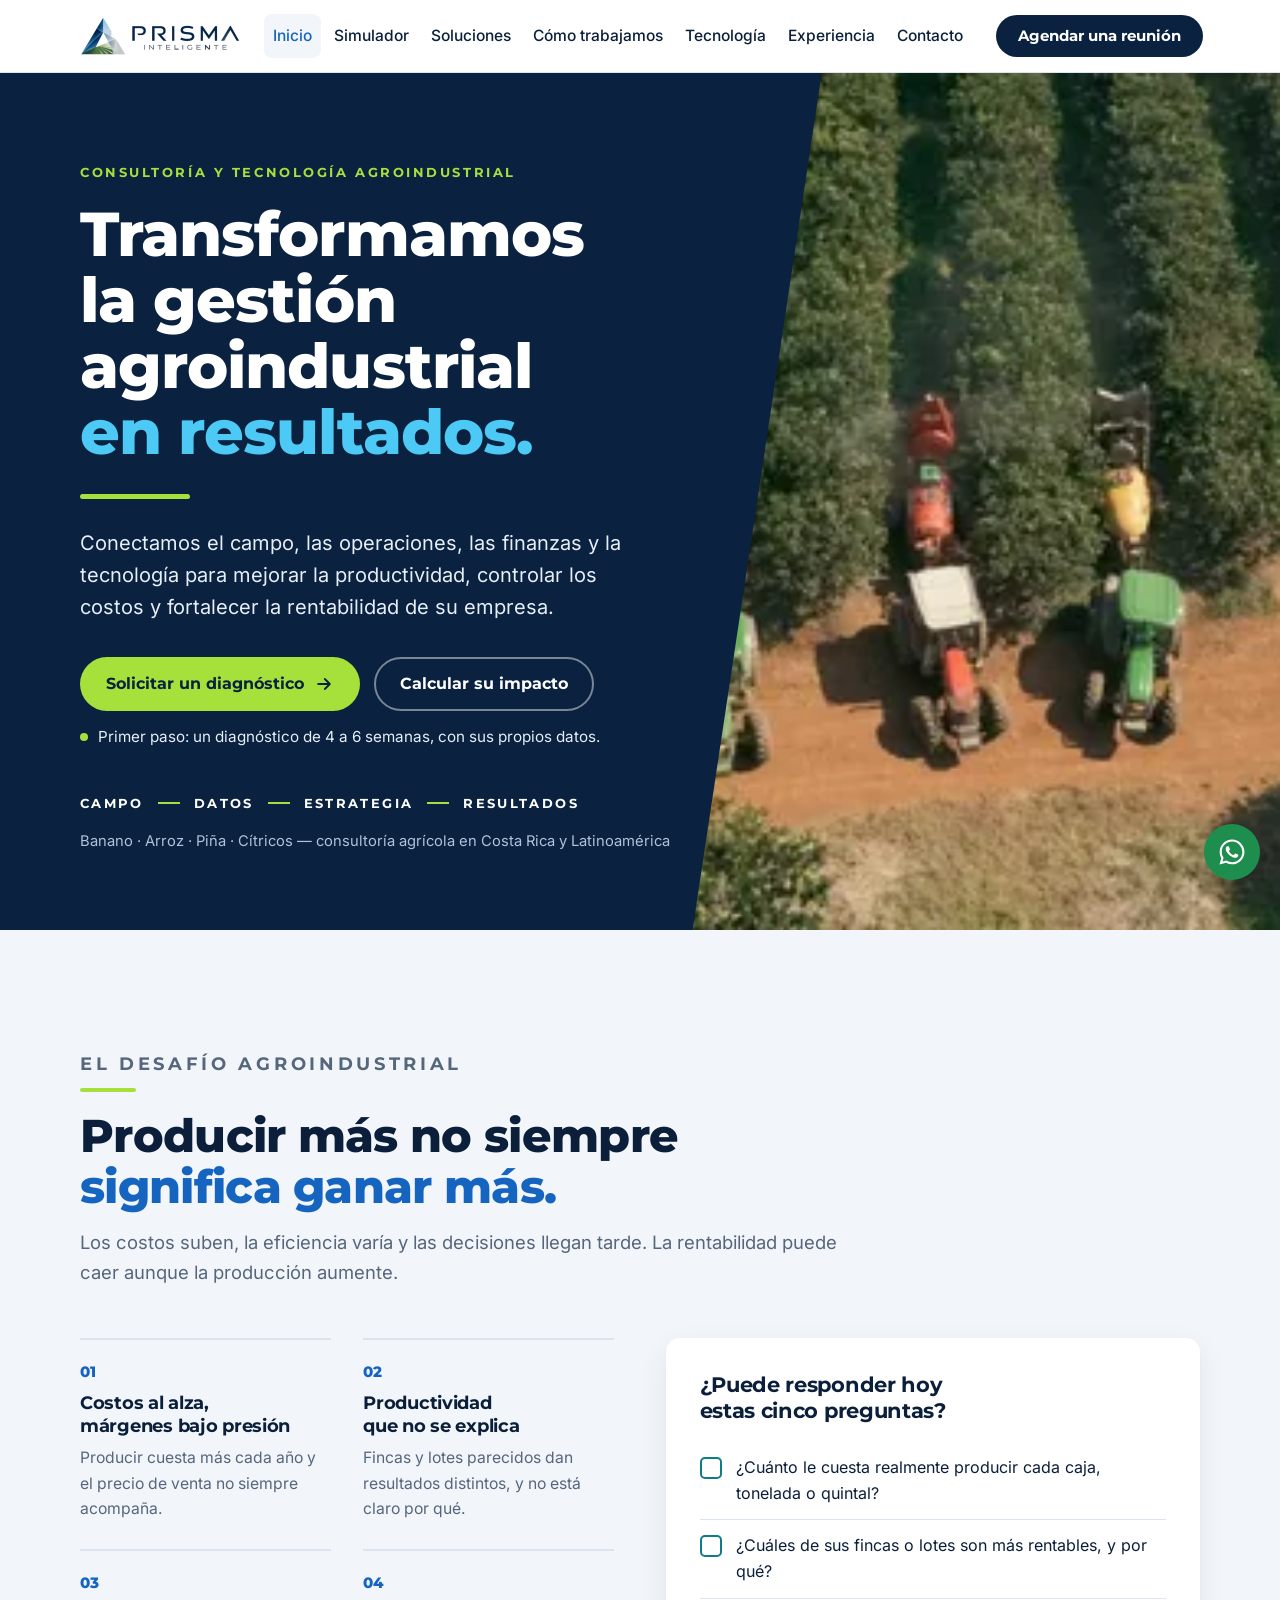
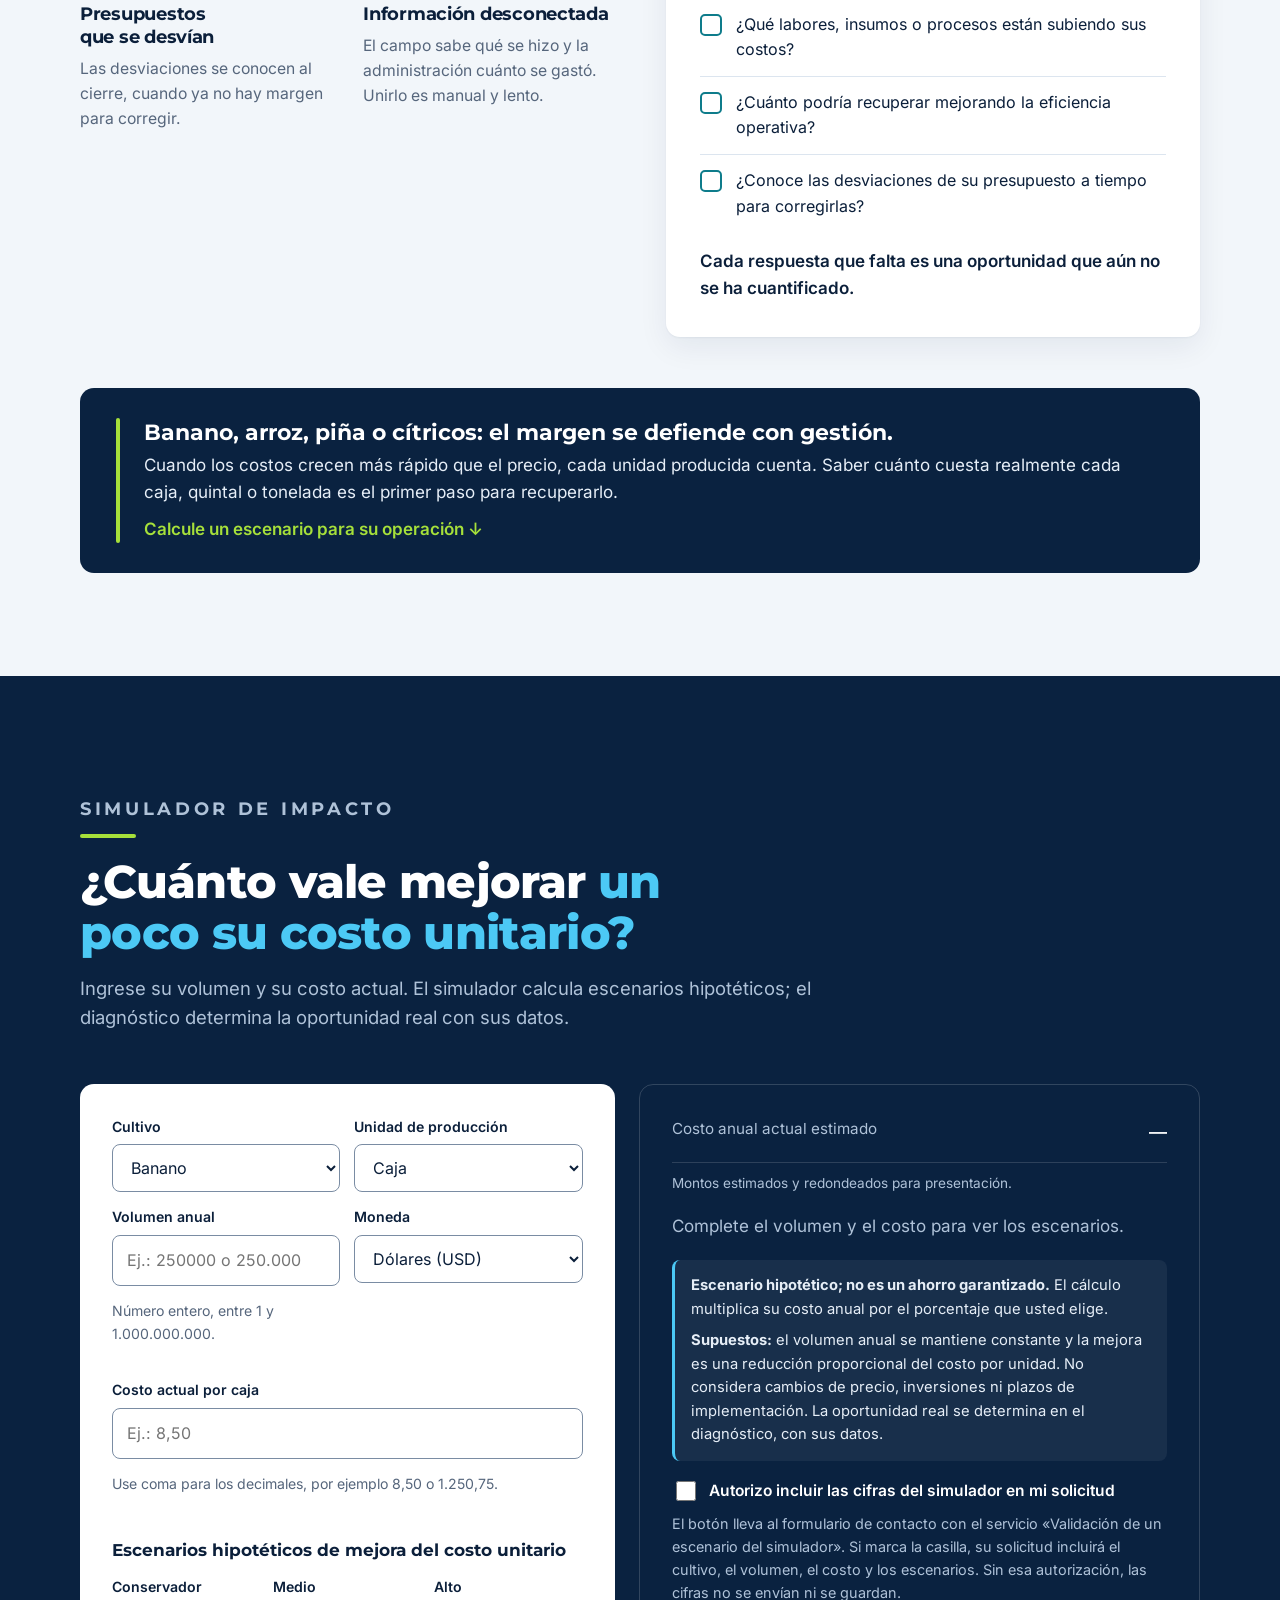
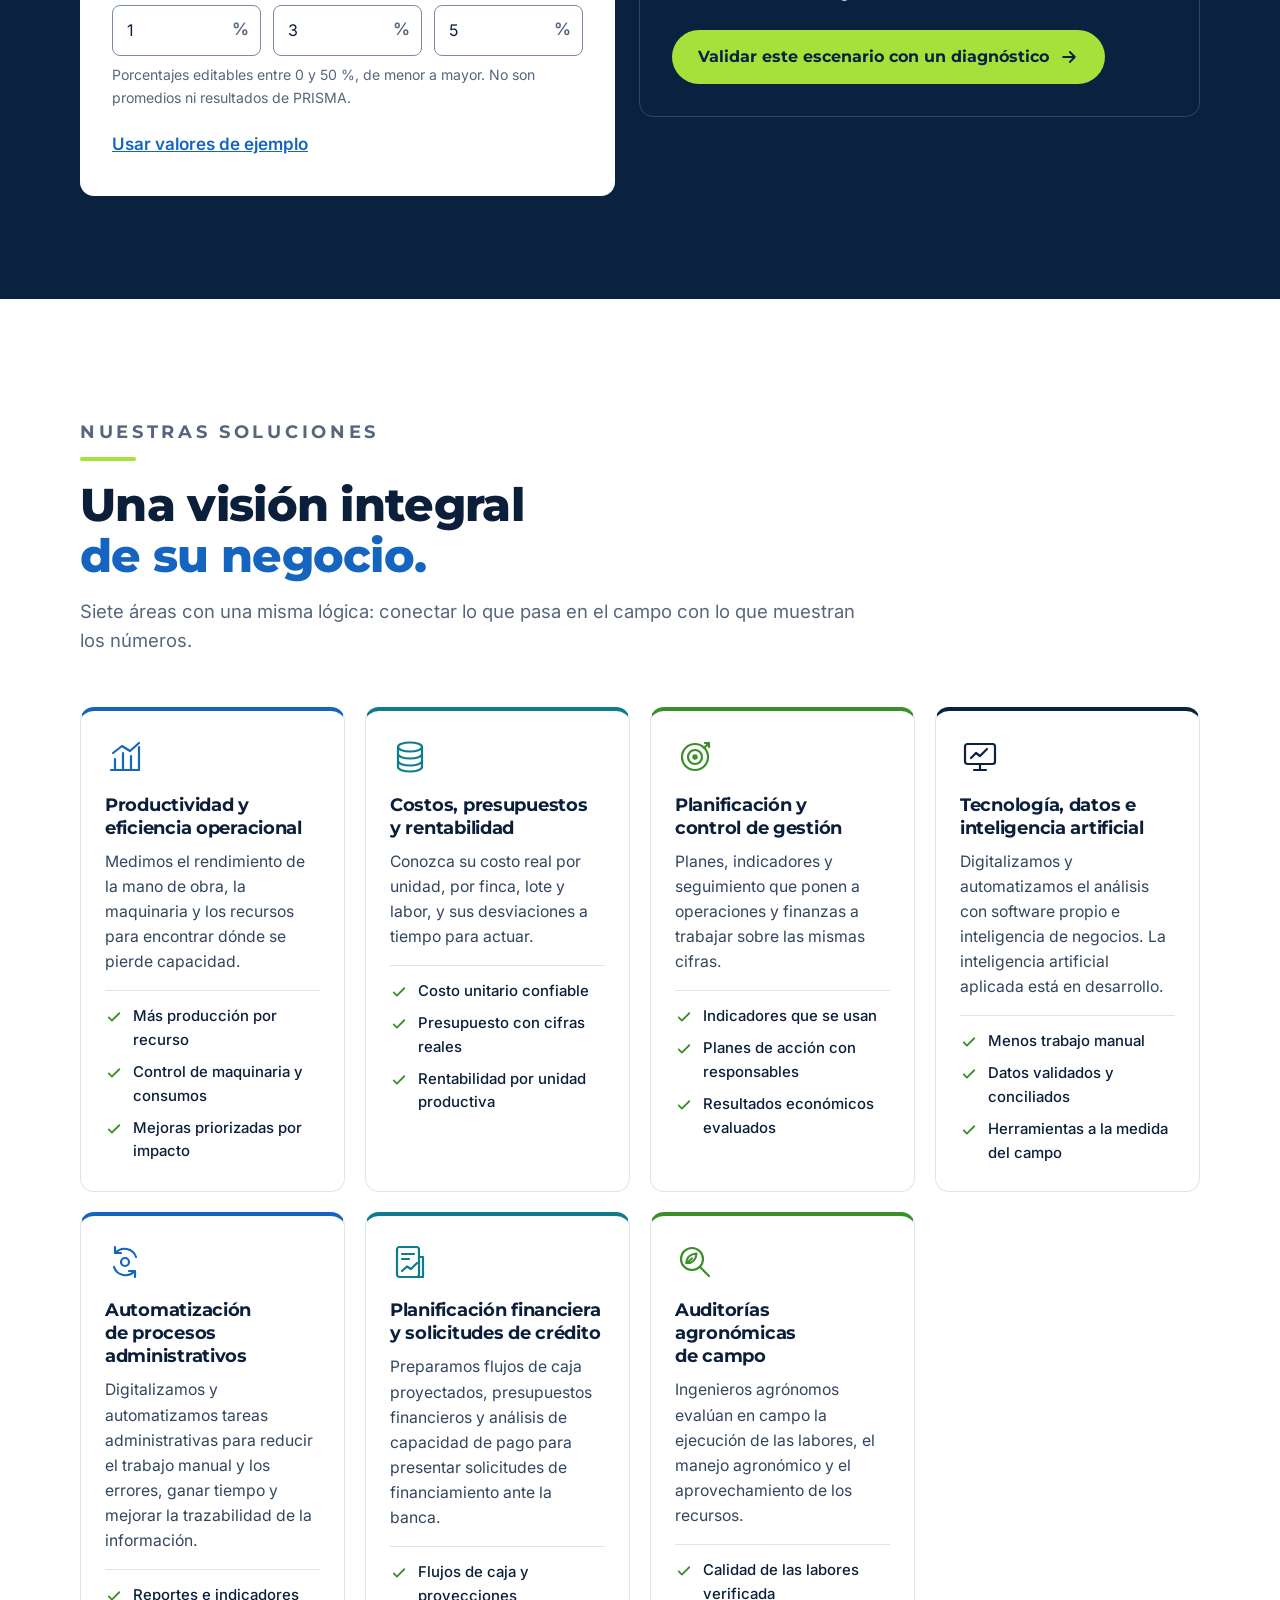
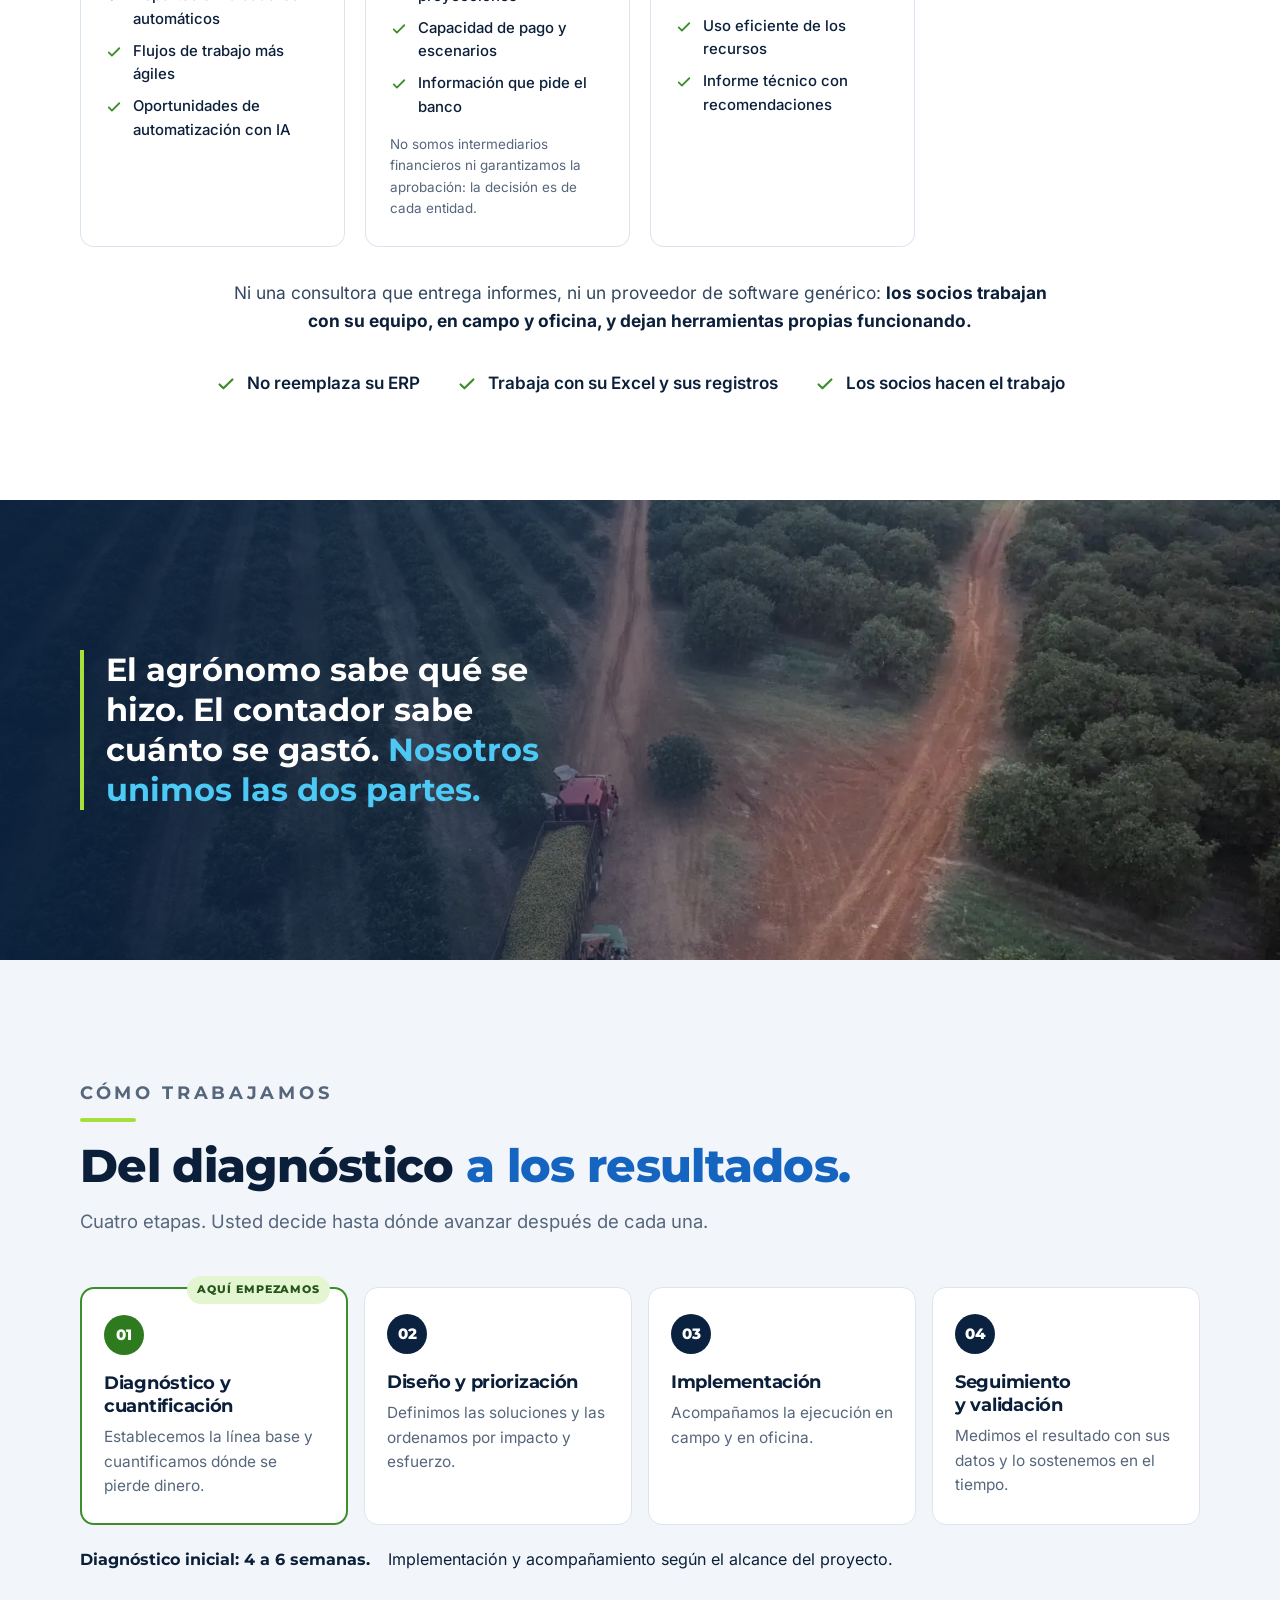
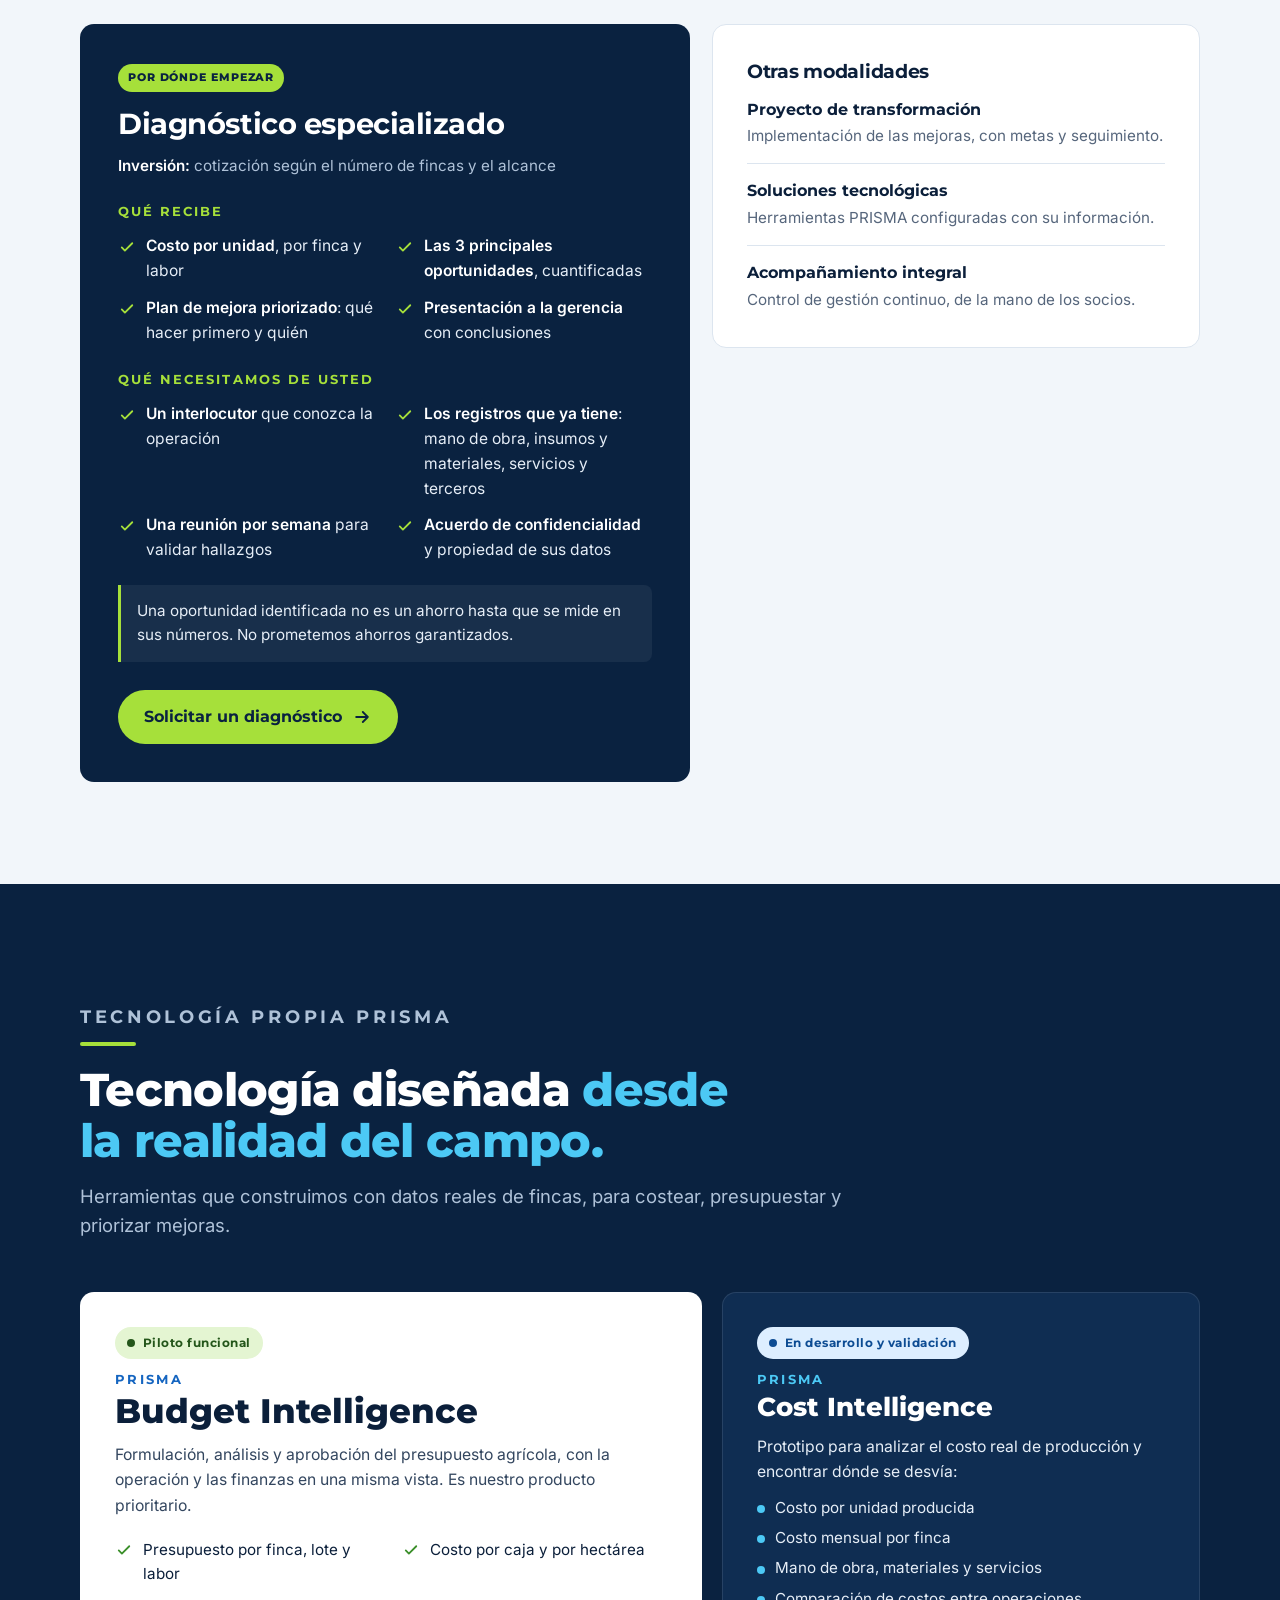
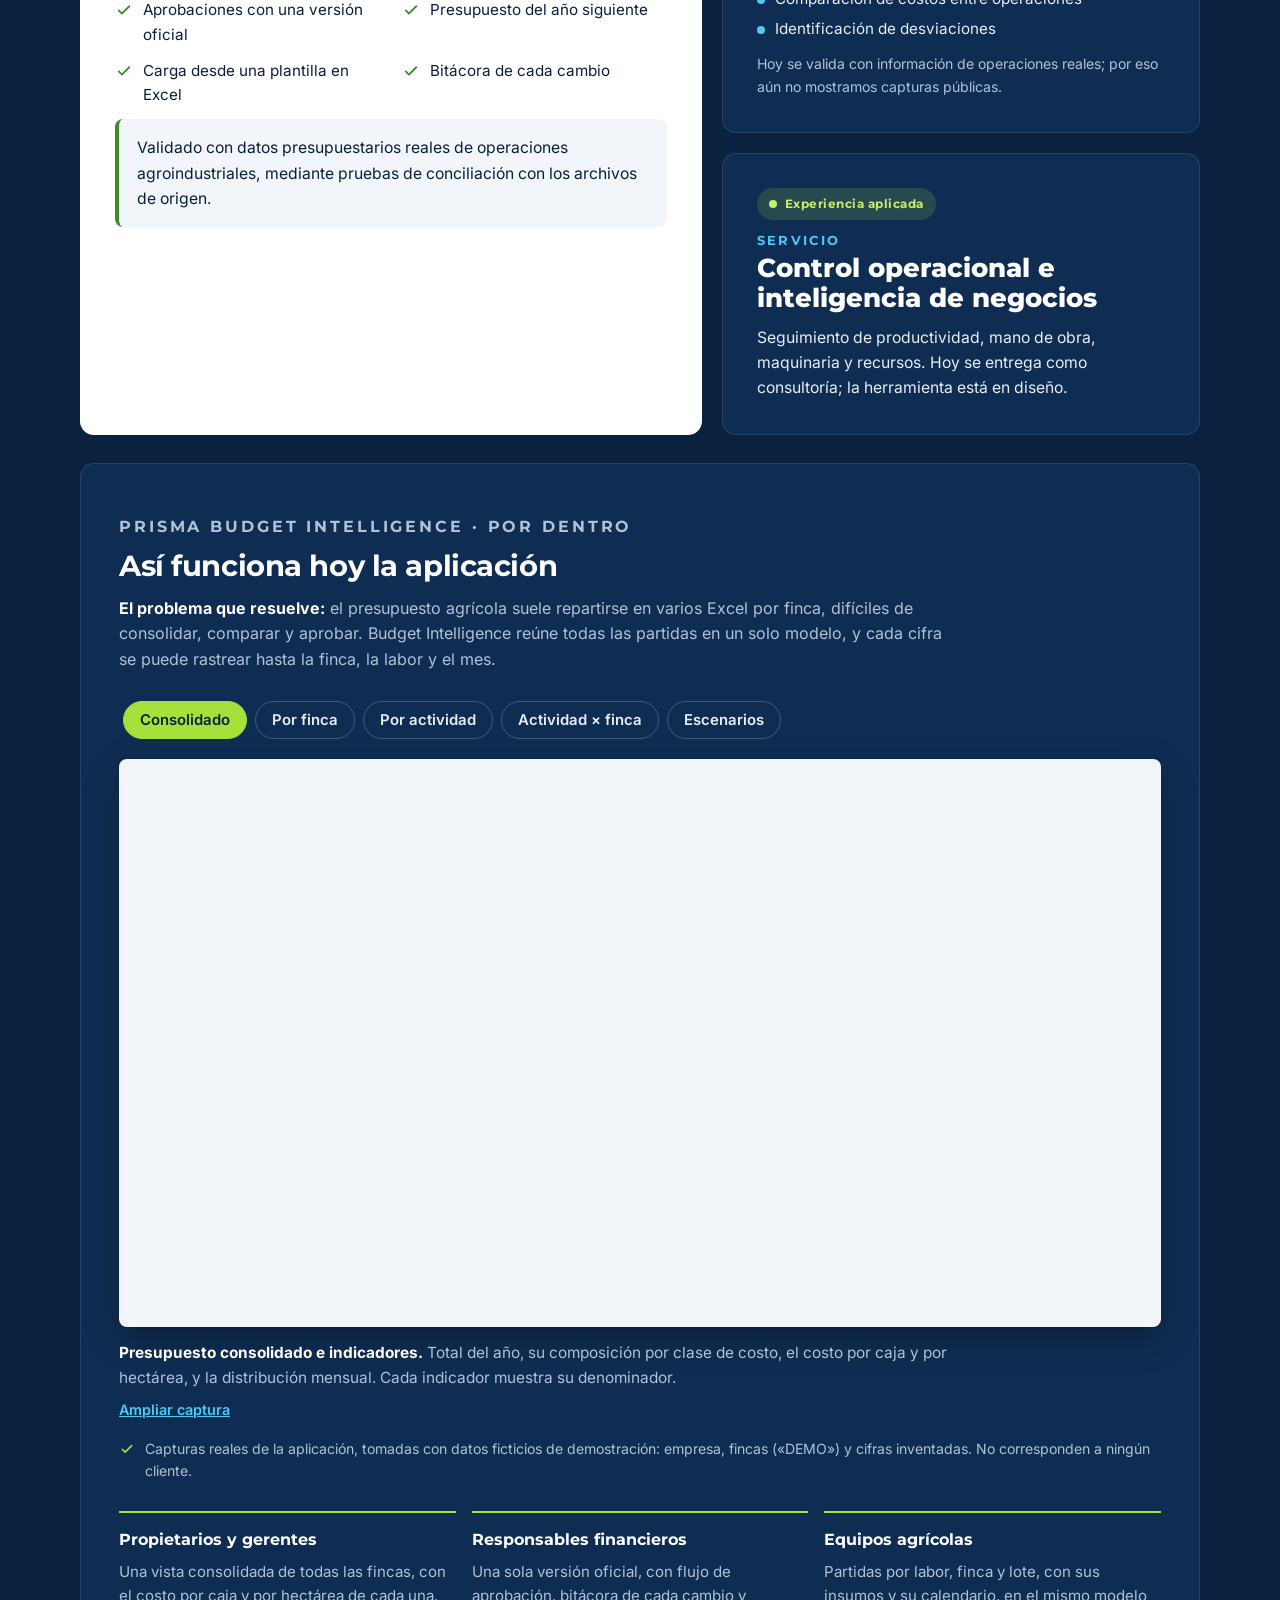
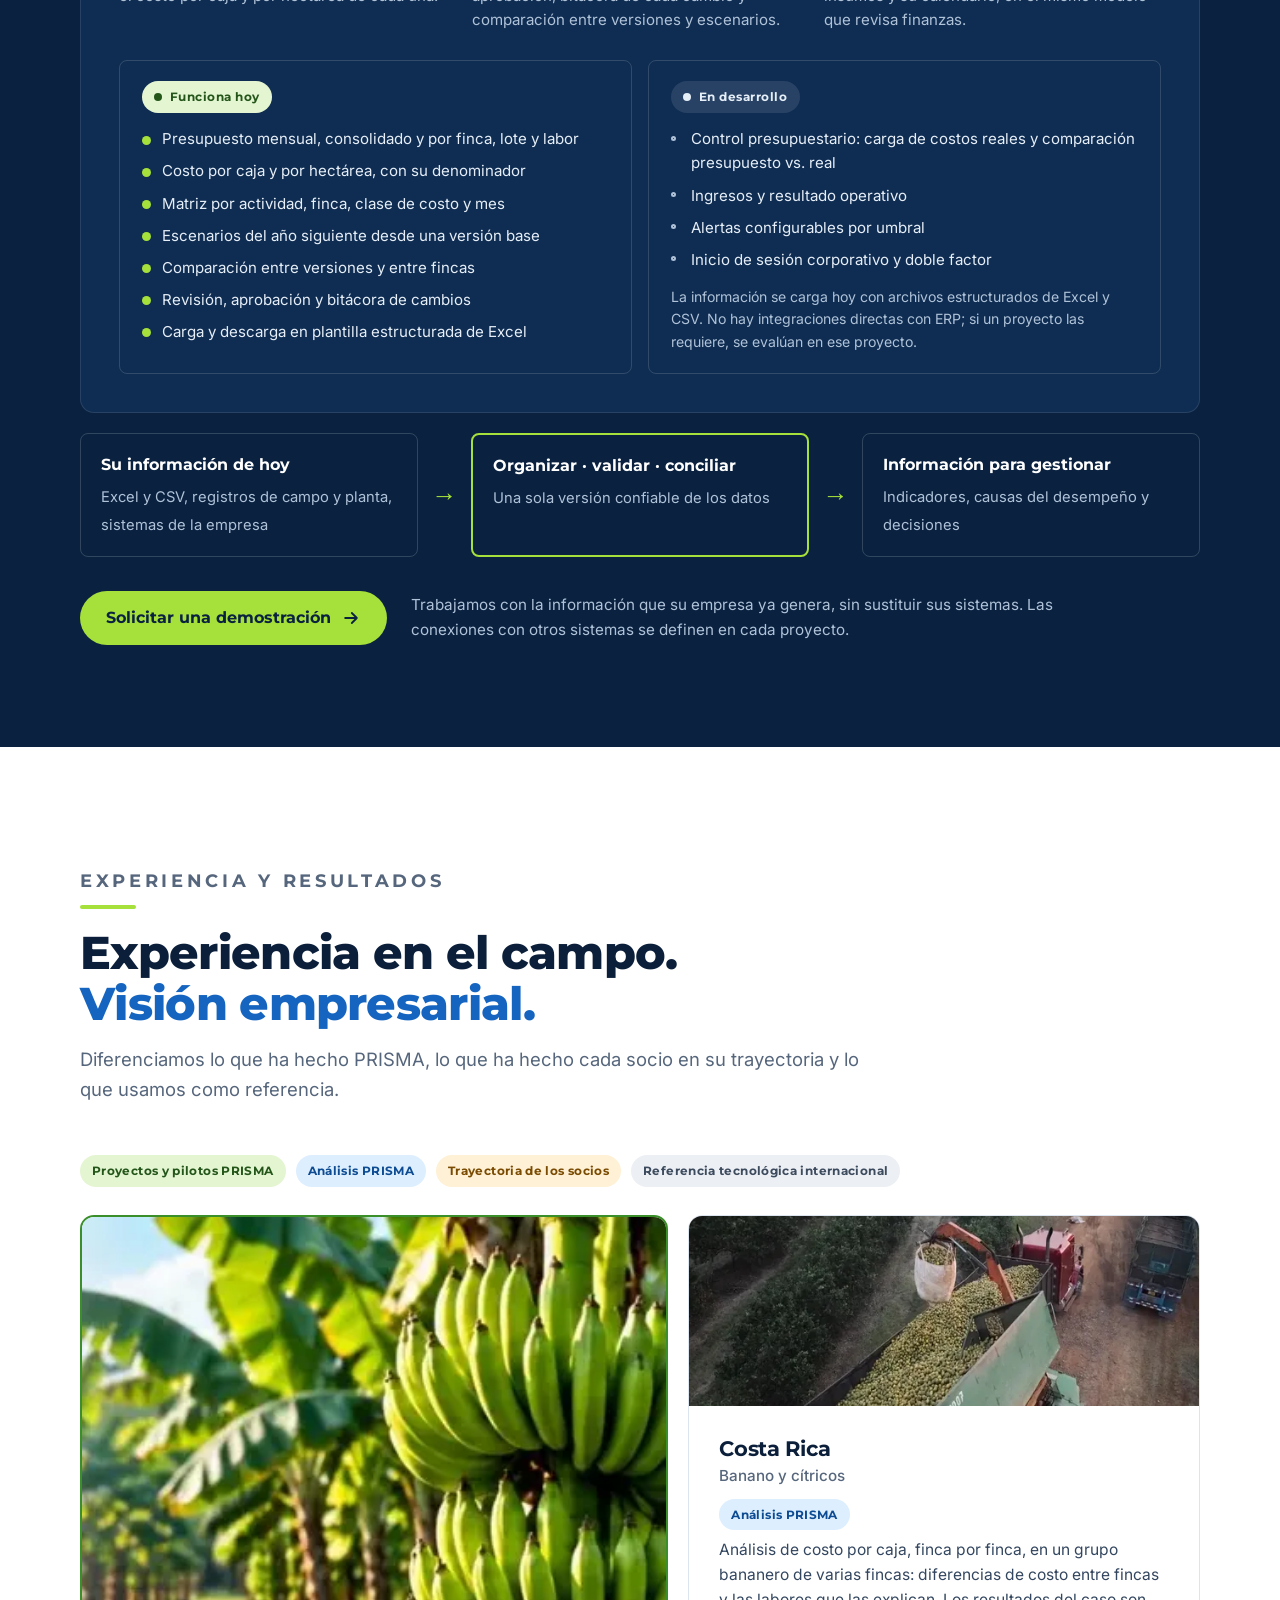
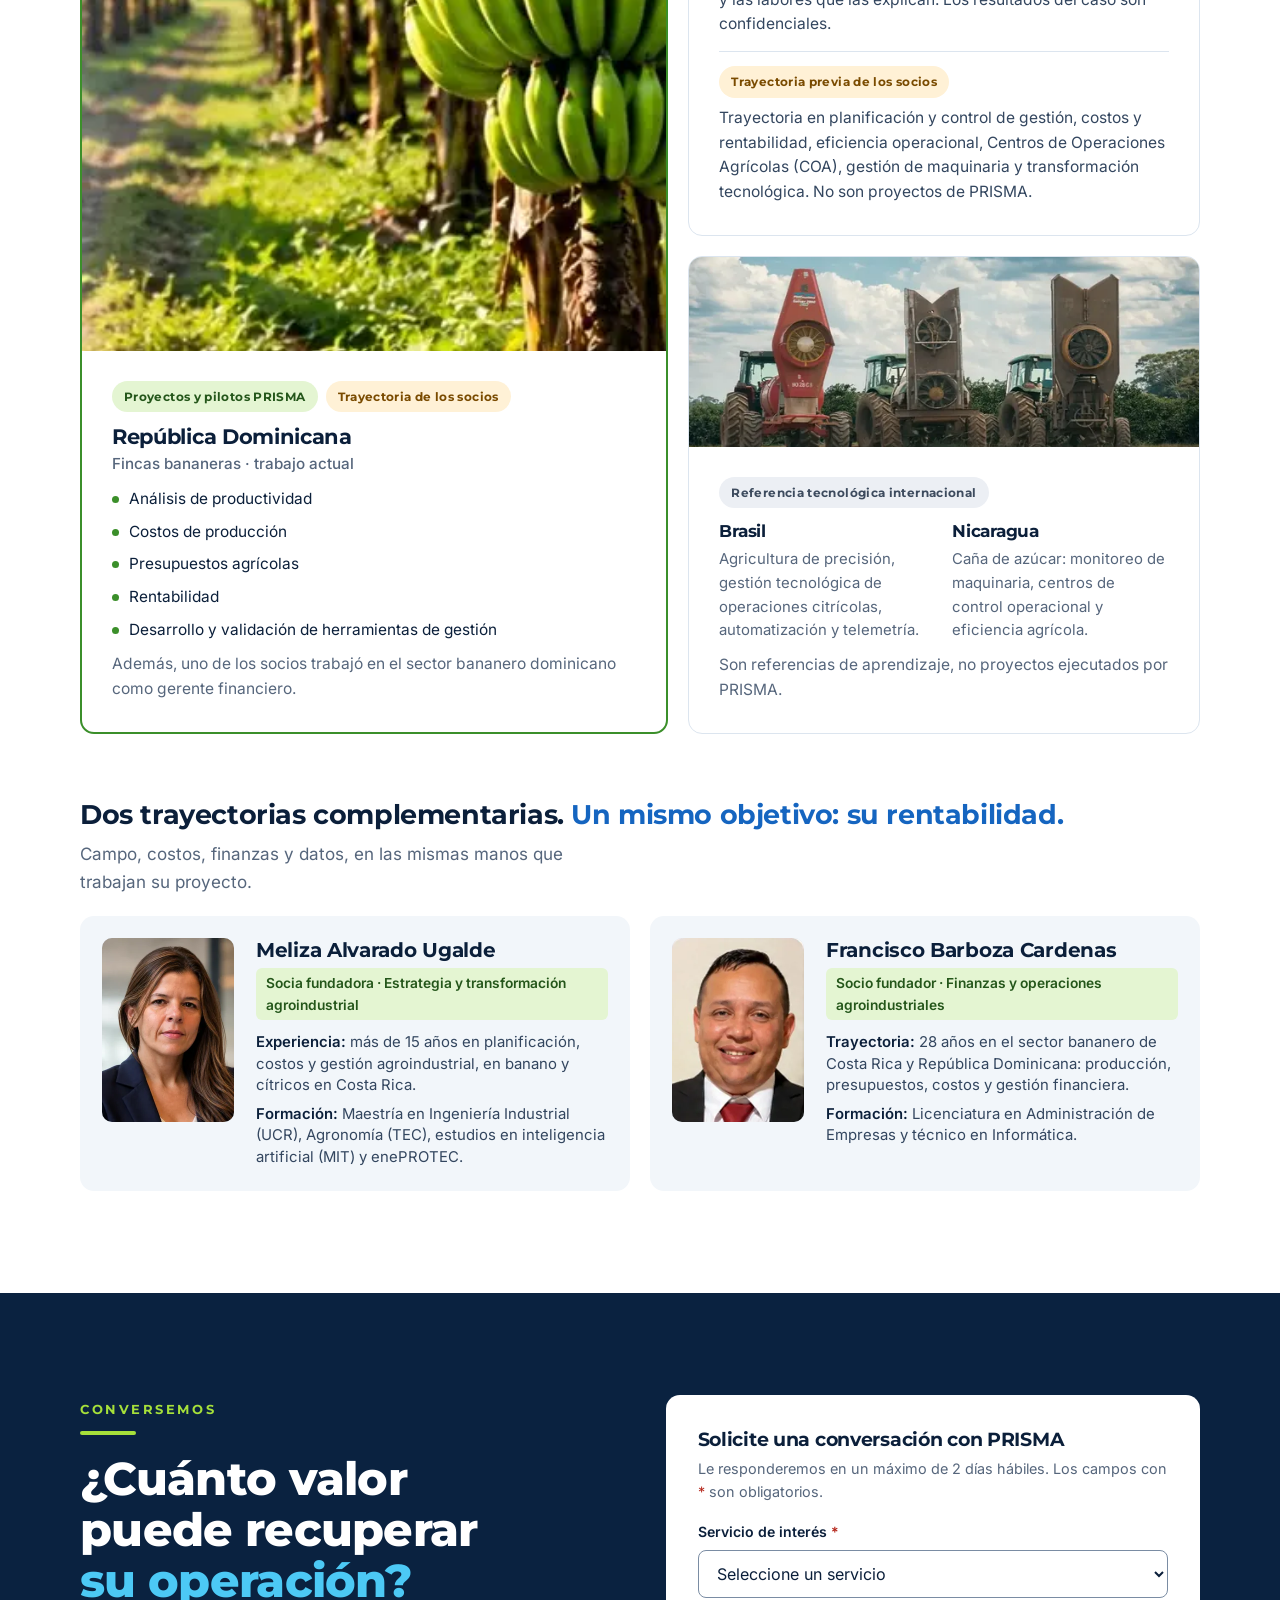
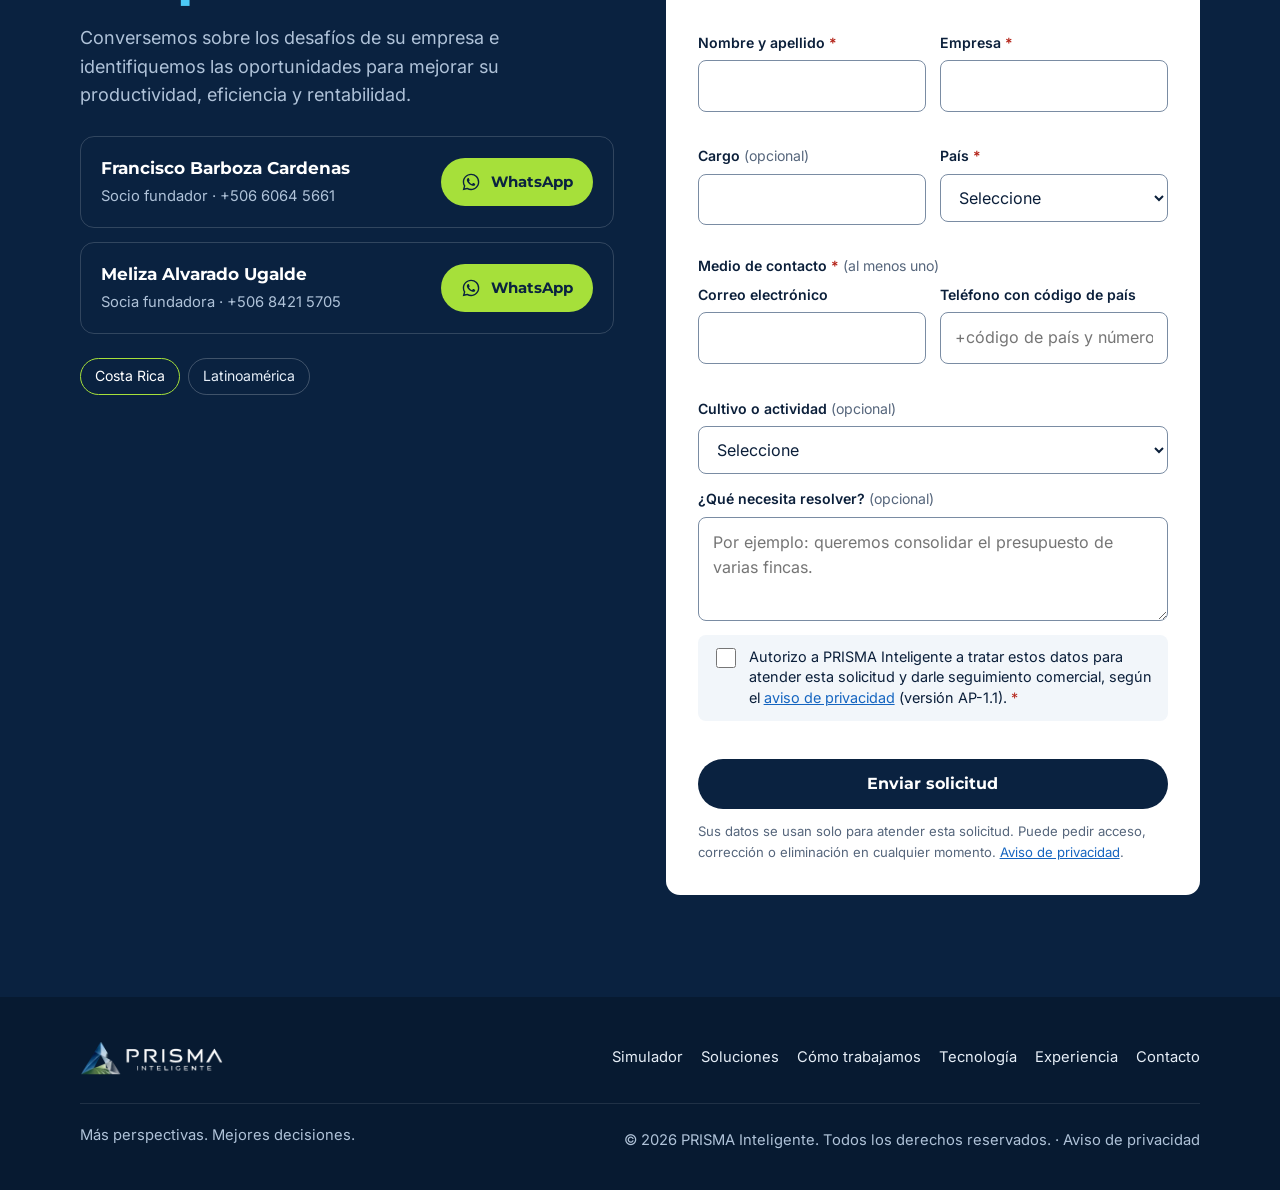
<file: index.html>
<!DOCTYPE html>
<html lang="es">
<head>
<meta charset="utf-8">
<meta name="viewport" content="width=device-width, initial-scale=1">
<title>PRISMA Inteligente | Consultoría agroindustrial en Costa Rica y Latinoamérica</title>
<meta name="description" content="Consultoría y tecnología agroindustrial para banano, arroz, piña y cítricos. Conectamos el campo, las operaciones y las finanzas para mejorar la productividad, controlar los costos y fortalecer la rentabilidad. Costa Rica y Latinoamérica.">
<meta name="theme-color" content="#0A2240">
<!-- Verificación de Google Search Console: NO ELIMINAR en futuras versiones -->
<meta name="google-site-verification" content="ICjwOiA93C5Jf4vbjh8DH8RtRimONuI6LFmUeSIjv4c" />
<meta name="keywords" content="consultoría agroindustrial, consultoría agrícola Costa Rica, consultoría agrícola Latinoamérica, costos agrícolas, productividad agrícola, presupuestos agrícolas, control de gestión agroindustrial, software de gestión agroindustrial, inteligencia de negocios para agricultura, rentabilidad agrícola, transformación digital agroindustrial">
<link rel="canonical" href="https://prismainteligente.com/">
<meta property="og:type" content="website">
<meta property="og:locale" content="es_LA">
<meta property="og:site_name" content="PRISMA Inteligente">
<meta property="og:title" content="PRISMA Inteligente | Gestión, costos y datos para agronegocios rentables">
<meta property="og:description" content="Consultoría y tecnología para mejorar la productividad, los costos y la rentabilidad de las empresas agroindustriales.">
<meta property="og:url" content="https://prismainteligente.com/">
<meta property="og:image" content="https://prismainteligente.com/og-image.jpg">
<meta property="og:image:width" content="1200">
<meta property="og:image:height" content="630">
<meta property="og:image:alt" content="PRISMA Inteligente: consultoría y tecnología agroindustrial">
<meta name="twitter:card" content="summary_large_image">
<link rel="icon" type="image/png" sizes="64x64" href="assets/fav64.2407988ef3.png">
<link rel="icon" type="image/png" sizes="32x32" href="assets/fav32.44e66fa17b.png">
<link rel="apple-touch-icon" href="assets/apple180.59b254520b.png">
<link rel="preload" as="image" imagesrcset="assets/portada-ancha-480.0790c49b9a.webp 480w, assets/portada-ancha-780.a079c60a94.webp 780w, assets/portada-ancha.4e7bde5c02.webp 1000w" imagesizes="100vw" media="(max-width:860px)" fetchpriority="high">
<link rel="preload" as="image" href="assets/portada.a93b07b147.webp" media="(min-width:861px)" fetchpriority="high">
<script type="application/ld+json">
{
  "@context": "https://schema.org",
  "@type": "ProfessionalService",
  "name": "PRISMA Inteligente",
  "description": "Consultoría y tecnología agroindustrial: productividad, costos, presupuestos, control de gestión y rentabilidad.",
  "url": "https://prismainteligente.com/",
  "areaServed": ["Costa Rica", "Latinoamérica"],
  "knowsAbout": ["Consultoría agroindustrial", "Costos agrícolas", "Presupuestos agrícolas", "Productividad agrícola", "Control de gestión agroindustrial", "Inteligencia de negocios para agricultura", "Automatización de procesos administrativos", "Planificación financiera y solicitudes de crédito", "Auditorías agronómicas de campo"],
  "founder": [
    {"@type": "Person", "name": "Meliza Alvarado Ugalde"},
    {"@type": "Person", "name": "Francisco Barboza Cardenas"}
  ]
}
</script>
<style>
@font-face{font-family:"Montserrat";font-style:normal;font-weight:400 800;font-display:swap;src:url(assets/montserrat.06b16db7a9.woff2) format("woff2")}
@font-face{font-family:"Inter";font-style:normal;font-weight:400 700;font-display:swap;src:url(assets/inter.3100e775e8.woff2) format("woff2")}
:root{
  --navy:#0A2240; --navy-2:#0F2D52; --navy-3:#133A66;
  --blue:#1565C0; --cyan:#4CC9F5; --teal:#0E7C8B;
  --green:#3B8F2A; --lime:#A6E03A; --lime-2:#C2F06A;
  --ink:#0B1F3A; --text:#33465F; --muted:#56667C;
  --bg:#FFFFFF; --tint:#F2F6FA; --line:#DCE5EF;
  --on-dark:#E6EEF7; --on-dark-muted:#AFC2D8;
  --f-head:"Montserrat","Segoe UI",Arial,sans-serif;
  --f-body:"Inter","Segoe UI",Roboto,Helvetica,Arial,sans-serif;
  --wrap:1200px; --gutter:clamp(18px,4vw,40px); --sec:clamp(64px,8vw,104px);
  --r:14px; --r-sm:8px; --header:72px;
  --shadow:0 1px 2px rgba(10,34,64,.05),0 10px 30px rgba(10,34,64,.07);
}
*,*::before,*::after{box-sizing:border-box}
html{scroll-behavior:smooth;scroll-padding-top:calc(var(--header) + 8px);-webkit-text-size-adjust:100%}
body{margin:0;font-family:var(--f-body);font-size:1.0625rem;line-height:1.6;color:var(--text);background:var(--bg);-webkit-font-smoothing:antialiased}
img{max-width:100%;display:block}
h1,h2,h3{font-family:var(--f-head);color:var(--ink);margin:0;line-height:1.12;letter-spacing:-.015em;text-wrap:balance}
h2{font-size:clamp(1.85rem,1.3rem + 2.1vw,2.85rem);font-weight:800}
h3{font-size:1.15rem;font-weight:700;line-height:1.25}
p,ul,ol{margin:0}
ul,ol{padding:0;list-style:none}
a{color:var(--blue)}
:focus-visible{outline:3px solid var(--cyan);outline-offset:3px;border-radius:6px}
.wrap{max-width:var(--wrap);margin-inline:auto;padding-inline:var(--gutter)}
.sec{padding-block:var(--sec)}
.tint{background:var(--tint)}
.dark{background:var(--navy);color:var(--on-dark)}
.dark h2,.dark h3{color:#fff}
.accent{color:var(--blue)}
.dark .accent{color:var(--cyan)}
.skip{position:absolute;left:12px;top:-80px;z-index:300;background:var(--navy);color:#fff;padding:10px 16px;border-radius:8px}
.skip:focus{top:12px}
.sr{position:absolute;width:1px;height:1px;overflow:hidden;clip:rect(0 0 0 0);white-space:nowrap}

/* Encabezado de sección: estilo de las presentaciones */
.kicker{font-family:var(--f-head);font-size:.8rem;font-weight:700;letter-spacing:.2em;text-transform:uppercase;color:var(--ink);display:inline-block;margin-bottom:18px}
.kicker::after{content:"";display:block;width:56px;height:4px;border-radius:4px;background:var(--lime);margin-top:10px}
.dark .kicker{color:var(--lime)}
.head{max-width:780px;margin-bottom:clamp(32px,4vw,52px)}
.head p{margin-top:16px;font-size:1.15rem;color:var(--muted)}
.dark .head p{color:var(--on-dark-muted)}

/* Botones */
.btn{display:inline-flex;align-items:center;gap:10px;font-family:var(--f-head);font-weight:700;font-size:1rem;line-height:1;padding:15px 24px;border-radius:999px;text-decoration:none;border:2px solid transparent;cursor:pointer;transition:background-color .2s,border-color .2s,color .2s,transform .2s}
.btn svg{width:20px;height:20px;flex:none}
.btn-lime{background:var(--lime);color:var(--navy)}
.btn-lime:hover{background:var(--lime-2)}
.btn-ghost{border-color:rgba(255,255,255,.45);color:#fff}
.btn-ghost:hover{border-color:#fff;background:rgba(255,255,255,.08)}
.btn-navy{background:var(--navy);color:#fff}
.btn-navy:hover{background:var(--navy-3)}
.btn-line{border-color:var(--navy);color:var(--navy)}
.btn-line:hover{background:var(--navy);color:#fff}

/* Header */
.site-header{position:sticky;top:0;z-index:100;background:rgba(255,255,255,.96);backdrop-filter:saturate(1.4) blur(8px);border-bottom:1px solid var(--line)}
.site-header .wrap{display:flex;align-items:center;gap:24px;height:var(--header)}
.brand{display:block;flex:none}
.brand img{height:38px;width:auto}
.nav{margin-left:auto}
.nav ul{display:flex;gap:4px}
.nav a{display:block;white-space:nowrap;padding:10px 9px;border-radius:8px;font-weight:500;font-size:.97rem;color:var(--ink);text-decoration:none}
.nav a:hover,.nav a[aria-current="true"]{color:var(--blue);background:var(--tint)}
.header-cta{padding:12px 20px;font-size:.92rem;white-space:nowrap}
.menu-btn{display:none;margin-left:auto;background:none;border:0;padding:10px;border-radius:8px;color:var(--ink);cursor:pointer}
.menu-btn svg{width:26px;height:26px}
@media (max-width:1260px){
  .menu-btn{display:block}
  .header-cta{display:none}
  .nav{position:fixed;inset:var(--header) 0 auto 0;background:#fff;border-bottom:1px solid var(--line);box-shadow:var(--shadow);display:none}
  .nav.open{display:block}
  .nav ul{flex-direction:column;padding:12px var(--gutter) 20px;gap:2px}
  .nav a{padding:14px 12px;font-size:1.05rem}
  .nav .nav-cta{display:block;margin-top:10px}
  .nav .nav-cta a{background:var(--lime);color:var(--navy);text-align:center;font-family:var(--f-head);font-weight:700;border-radius:999px}
}
@media (min-width:1261px){.nav .nav-cta{display:none}}

/* 1. Hero */
.hero{position:relative;background:var(--navy);color:var(--on-dark);overflow:hidden}
.hero-grid{display:grid;grid-template-columns:minmax(0,1.15fr) minmax(0,.85fr);min-height:min(680px,calc(100vh - var(--header)))}
.hero-copy{padding:clamp(56px,7vw,96px) var(--gutter) clamp(48px,6vw,80px) max(var(--gutter),calc((100vw - var(--wrap))/2 + var(--gutter)));display:flex;flex-direction:column;justify-content:center;position:relative;z-index:1}
.hero .kicker{color:var(--lime)}
.hero .kicker::after{display:none}
.hero h1{color:#fff;font-size:clamp(2.3rem,1.4rem + 3.3vw,3.9rem);font-weight:800;line-height:1.06;max-width:15ch}
.hero h1 span{color:var(--cyan)}
.hero .bar{width:110px;height:5px;border-radius:5px;background:var(--lime);margin:28px 0}
.hero-sub{font-size:clamp(1.08rem,1rem + .35vw,1.25rem);max-width:36rem;color:var(--on-dark)}
.hero-ctas{display:flex;flex-wrap:wrap;gap:14px;margin-top:34px}
.axis{display:flex;flex-wrap:wrap;align-items:center;gap:10px 14px;margin-top:44px;font-family:var(--f-head);font-weight:700;font-size:.82rem;letter-spacing:.18em;color:#fff}
.axis span{display:inline-flex;align-items:center;gap:14px}
.axis span+span::before{content:"";width:22px;height:2px;background:var(--lime)}
.hero-photo{position:relative;clip-path:polygon(22% 0,100% 0,100% 100%,0 100%);margin-left:-8%}
.hero-photo img{position:absolute;inset:0;width:100%;height:100%;object-fit:cover;object-position:50% 70%}
.region{margin-top:16px;font-size:.92rem;color:var(--on-dark-muted)}
@media (max-width:860px){
  .hero-grid{grid-template-columns:1fr;min-height:0}
  .hero-photo{order:-1;height:clamp(240px,62vw,340px);margin-left:0;clip-path:polygon(0 0,100% 0,100% 100%,0 100%)}
  .hero-photo img{object-position:50% 50%}
  .hero-copy{padding-top:28px}
}

/* 2. Retos */
.challenge-grid{display:grid;grid-template-columns:minmax(0,1fr) minmax(0,1fr);gap:clamp(28px,4vw,56px);align-items:start}
.challenges{display:grid;grid-template-columns:1fr 1fr;gap:28px 32px}
.challenges li{padding-top:18px;border-top:2px solid var(--line)}
.challenges .n{font-family:var(--f-head);font-weight:800;color:var(--blue);font-size:.95rem}
.challenges h3{margin:6px 0 8px}
.challenges p{font-size:.98rem;color:var(--muted)}
.quiz{background:#fff;border-radius:var(--r);box-shadow:var(--shadow);padding:clamp(24px,3vw,34px)}
.quiz h3{font-size:1.3rem}
.quiz ol{margin-top:18px}
.quiz li{display:flex;gap:14px;align-items:flex-start;padding:13px 0;border-bottom:1px solid var(--line);font-size:1rem;color:var(--ink)}
.quiz li:last-child{border-bottom:0}
.quiz li::before{content:"";flex:none;width:22px;height:22px;border:2px solid var(--teal);border-radius:5px;margin-top:2px}
.quiz .foot{margin-top:16px;font-weight:600;color:var(--ink)}
.band{margin-top:clamp(36px,4vw,52px);background:var(--navy);color:var(--on-dark);border-radius:var(--r);padding:clamp(22px,3vw,30px) clamp(22px,3vw,36px);display:grid;grid-template-columns:auto minmax(0,1fr);gap:24px;align-items:center}
.band .rule{width:4px;align-self:stretch;background:var(--lime);border-radius:4px}
.band strong{display:block;font-family:var(--f-head);font-size:clamp(1.1rem,1rem + .5vw,1.35rem);color:#fff;line-height:1.3}
.band p{margin-top:6px}
.band small{display:block;margin-top:10px;font-size:.8rem;color:var(--on-dark-muted)}
@media (max-width:900px){.challenge-grid{grid-template-columns:1fr}}
@media (max-width:560px){.challenges{grid-template-columns:1fr}}

/* 3. Soluciones */
.areas{display:grid;grid-template-columns:repeat(4,minmax(0,1fr));gap:20px}
.area{background:#fff;border:1px solid var(--line);border-top:4px solid var(--blue);border-radius:var(--r);padding:26px 24px;display:flex;flex-direction:column}
.area:nth-child(4n+2){border-top-color:var(--teal)}
.area:nth-child(4n+3){border-top-color:var(--green)}
.area:nth-child(4n){border-top-color:var(--navy)}
.area .ic{width:40px;height:40px;color:var(--blue);margin-bottom:16px}
.area:nth-child(4n+2) .ic{color:var(--teal)}
.area:nth-child(4n+3) .ic{color:var(--green)}
.area:nth-child(4n) .ic{color:var(--navy)}
.area p{margin-top:10px;font-size:.98rem}
.area ul{margin-top:16px;padding-top:14px;border-top:1px solid var(--line);display:grid;gap:8px}
.area li{display:flex;gap:10px;font-size:.93rem;color:var(--ink);font-weight:500}
.area li svg{width:18px;height:18px;flex:none;margin-top:3px;color:var(--green)}
.area .area-note{margin-top:14px;font-size:.84rem;color:var(--muted)}
.assure{display:flex;flex-wrap:wrap;justify-content:center;gap:12px 36px;margin-top:36px;font-weight:600;color:var(--ink)}
.assure li{display:flex;align-items:center;gap:10px}
.assure svg{width:22px;height:22px;color:var(--green)}
@media (max-width:1040px){.areas{grid-template-columns:repeat(2,minmax(0,1fr))}}
@media (max-width:600px){.areas{grid-template-columns:1fr}}

/* 4. Cómo trabajamos */
.steps{display:grid;grid-template-columns:repeat(4,minmax(0,1fr));gap:16px;counter-reset:s}
.step{position:relative;background:#fff;border-radius:var(--r);padding:26px 22px 24px;border:1px solid var(--line)}
.step .num{display:inline-grid;place-items:center;width:40px;height:40px;border-radius:50%;background:var(--navy);color:#fff;font-family:var(--f-head);font-weight:800;font-size:.95rem}
.step h3{margin:16px 0 8px}
.step p{font-size:.96rem;color:var(--muted)}
.step.first{border:2px solid var(--green)}
.step.first .num{background:#2E7A1F}
.tag{display:inline-block;font-family:var(--f-head);font-size:.7rem;font-weight:800;letter-spacing:.08em;text-transform:uppercase;padding:5px 10px;border-radius:999px;background:#E4F5D2;color:#24561A}
.step .tag{position:absolute;top:-13px;right:16px}
.timing{margin-top:22px;display:flex;flex-wrap:wrap;gap:8px 18px;align-items:center;font-size:1rem;color:var(--ink)}
.timing strong{font-family:var(--f-head)}
.offer-grid{display:grid;grid-template-columns:minmax(0,1.25fr) minmax(0,1fr);gap:22px;align-items:start;margin-top:clamp(36px,4vw,52px)}
.offer{background:var(--navy);color:var(--on-dark);border-radius:var(--r);padding:clamp(26px,3vw,38px)}
.offer h3{color:#fff;font-size:clamp(1.4rem,1.2rem + .8vw,1.8rem);margin-top:14px}
.offer .meta{display:flex;flex-wrap:wrap;gap:8px 22px;margin-top:12px;color:var(--on-dark-muted);font-size:.95rem}
.offer .meta b{color:#fff;font-weight:600}
.offer h4{font-family:var(--f-head);font-size:.8rem;letter-spacing:.16em;text-transform:uppercase;color:var(--lime);margin:24px 0 12px}
.offer ul{display:grid;grid-template-columns:1fr 1fr;gap:12px 22px}
.offer li{display:flex;gap:10px;font-size:.97rem}
.offer li svg{width:18px;height:18px;flex:none;margin-top:4px;color:var(--lime)}
.offer li b{color:#fff;font-weight:600}
.offer .btn{margin-top:28px}
.offer .tag{background:var(--lime);color:var(--navy)}
.modes{background:#fff;border:1px solid var(--line);border-radius:var(--r);padding:clamp(24px,3vw,34px)}
.modes h3{font-size:1.2rem}
.modes li{padding:14px 0;border-bottom:1px solid var(--line)}
.modes li:last-child{border-bottom:0;padding-bottom:0}
.modes b{display:block;font-family:var(--f-head);color:var(--ink);font-size:1rem}
.modes span{font-size:.95rem;color:var(--muted)}
.value{margin-top:22px;background:#fff;border:1px solid var(--line);border-radius:var(--r);padding:clamp(22px,3vw,30px);display:grid;grid-template-columns:minmax(0,1fr) minmax(0,1.3fr);gap:24px;align-items:center}
.value h3{font-size:1.2rem}
.value p{margin-top:8px;font-size:.97rem;color:var(--muted)}
.chain{display:flex;align-items:stretch;gap:8px}
.chain li{flex:1;text-align:center;padding:14px 10px;border-radius:var(--r-sm);background:var(--tint);font-size:.9rem;font-weight:600;color:var(--ink);display:flex;align-items:center;justify-content:center}
.chain li:last-child{background:#E4F5D2;color:#24561A}
.chain .arr{flex:none;background:none;padding:0;color:var(--muted);font-weight:400}
@media (max-width:1000px){.steps{grid-template-columns:repeat(2,minmax(0,1fr));row-gap:28px}.offer-grid,.value{grid-template-columns:1fr}}
@media (max-width:560px){.steps{grid-template-columns:1fr}.offer ul{grid-template-columns:1fr}.chain{flex-direction:column}.chain .arr{transform:rotate(90deg)}}

/* 5. Tecnología */
.tech-grid{display:grid;grid-template-columns:minmax(0,1.3fr) minmax(0,1fr);gap:20px}
.prod{background:var(--navy-2);border:1px solid rgba(255,255,255,.1);border-radius:var(--r);padding:clamp(24px,3vw,34px)}
.prod.main{grid-row:span 2;background:#fff;color:var(--text)}
.prod.main h3{color:var(--ink)}
.prod .name{font-family:var(--f-head);font-weight:800;font-size:clamp(1.3rem,1.15rem + .6vw,1.65rem);line-height:1.15;color:#fff;margin-top:14px}
.prod.main .name{color:var(--ink);font-size:clamp(1.55rem,1.3rem + 1vw,2.1rem)}
.prod .name small{display:block;font-size:.8rem;letter-spacing:.18em;text-transform:uppercase;color:var(--cyan);font-weight:700;margin-bottom:4px}
.prod.main .name small{color:var(--blue)}
.prod p{margin-top:12px;font-size:.98rem}
.prod.main ul{margin-top:20px;display:grid;grid-template-columns:1fr 1fr;gap:12px 22px}
.prod.main li{display:flex;gap:10px;font-size:.95rem;color:var(--ink)}
.prod.main li svg{width:18px;height:18px;flex:none;margin-top:3px;color:var(--green)}
.proof{margin-top:22px;padding:16px 18px;border-radius:var(--r-sm);background:var(--tint);border-left:4px solid var(--green);font-size:.95rem;color:var(--ink)}
.status{display:inline-flex;align-items:center;gap:8px;font-size:.78rem;font-weight:700;font-family:var(--f-head);letter-spacing:.04em;padding:6px 12px;border-radius:999px}
.status::before{content:"";width:8px;height:8px;border-radius:50%;background:currentColor}
.s-pilot{background:#E4F5D2;color:#24561A}
.s-proto{background:#DDEEFF;color:#0D4C93}
.s-applied{background:rgba(166,224,58,.16);color:var(--lime-2)}
.s-dev{background:rgba(255,255,255,.1);color:var(--on-dark)}
.flow{margin-top:20px;display:grid;grid-template-columns:minmax(0,1fr) auto minmax(0,1fr) auto minmax(0,1fr);gap:14px;align-items:center}
.flow > div{border:1px solid rgba(255,255,255,.16);border-radius:var(--r-sm);padding:18px 20px;height:100%}
.flow .mid{border:2px solid var(--lime)}
.flow b{display:block;font-family:var(--f-head);color:#fff;font-size:.98rem;margin-bottom:6px}
.flow span{font-size:.92rem;color:var(--on-dark-muted)}
.flow .arr{color:var(--lime);font-size:1.6rem;line-height:1}
.legend{display:flex;flex-wrap:wrap;gap:10px 24px;margin-top:26px;font-size:.88rem;color:var(--on-dark-muted)}
.legend li{display:flex;align-items:center;gap:8px}
.legend i{width:10px;height:10px;border-radius:50%;display:inline-block}
.tech-cta{display:flex;flex-wrap:wrap;gap:16px 24px;align-items:center;margin-top:34px}
.tech-cta p{color:var(--on-dark-muted);font-size:.95rem;max-width:44rem}
.ci-list{margin-top:12px;display:grid;gap:6px}
.ci-list li{position:relative;padding-left:18px;font-size:.95rem;color:var(--on-dark)}
.ci-list li::before{content:"";position:absolute;left:0;top:.6em;width:8px;height:8px;border-radius:50%;background:var(--cyan)}
.prod .ci-note{font-size:.88rem;color:var(--on-dark-muted)}
.showcase{margin-top:28px;background:var(--navy-2);border:1px solid rgba(255,255,255,.1);border-radius:var(--r);padding:clamp(22px,3vw,38px)}
.sc-head{max-width:52rem}
.sc-kicker{font-family:var(--f-head);font-size:.78rem;font-weight:700;letter-spacing:.18em;text-transform:uppercase;color:var(--lime)}
.sc-head h3{color:#fff;font-size:clamp(1.35rem,1.15rem + .8vw,1.8rem);margin-top:8px}
.sc-head p{margin-top:12px;color:var(--on-dark-muted);font-size:1rem}
.sc-head p b{color:#fff}
.sc-tabs{display:flex;gap:8px;margin-top:24px;overflow-x:auto;padding:4px;scrollbar-width:thin}
.sc-tabs button{flex:none;font:600 .93rem/1 var(--f-body);color:var(--on-dark);background:transparent;border:1px solid rgba(255,255,255,.22);border-radius:999px;padding:11px 16px;cursor:pointer;white-space:nowrap}
.sc-tabs button:hover{border-color:var(--cyan)}
.sc-tabs button[aria-selected="true"]{background:var(--lime);border-color:var(--lime);color:var(--navy)}
.sc-panel{margin-top:16px}
.sc-panel figure{margin:0}
.sc-frame{background:#F2F6FA;border-radius:var(--r-sm);padding:clamp(6px,1vw,12px);box-shadow:0 12px 34px rgba(0,0,0,.28)}
.sc-frame img{display:block;width:100%;height:auto;max-height:640px;object-fit:contain;border-radius:6px}
.sc-panel figcaption{margin-top:14px;font-size:.96rem;color:var(--on-dark-muted);max-width:52rem}
.sc-panel figcaption b{color:#fff}
.sc-zoom{display:inline-block;margin-top:8px;font-size:.9rem;font-weight:600;color:var(--cyan)}
.sc-note{display:flex;gap:10px;align-items:flex-start;margin-top:14px;font-size:.88rem;color:var(--on-dark-muted)}
.sc-note svg{width:16px;height:16px;flex:none;margin-top:3px;color:var(--lime)}
.sc-benefits{display:grid;grid-template-columns:repeat(3,minmax(0,1fr));gap:16px;margin-top:28px}
.sc-benefits div{border-top:2px solid var(--lime);padding-top:14px}
.showcase h4{font-family:var(--f-head);color:#fff;font-size:1rem;margin:0}
.sc-benefits p{margin-top:8px;font-size:.94rem;color:var(--on-dark-muted)}
.sc-status{display:grid;grid-template-columns:minmax(0,1fr) minmax(0,1fr);gap:16px;margin-top:28px}
.sc-status > div{border:1px solid rgba(255,255,255,.14);border-radius:var(--r-sm);padding:20px 22px}
.sc-status ul{margin-top:14px;display:grid;gap:8px}
.sc-status li{position:relative;padding-left:20px;font-size:.94rem;color:var(--on-dark)}
.sc-status li::before{content:"";position:absolute;left:0;top:.55em;width:9px;height:9px;border-radius:50%}
.sc-status .ok li::before{background:var(--lime)}
.sc-status .dev li::before{border:2px solid var(--on-dark-muted);width:5px;height:5px}
.sc-status .dev p{margin-top:14px;font-size:.88rem;color:var(--on-dark-muted)}
@media (max-width:860px){.sc-benefits,.sc-status{grid-template-columns:1fr}}
@media (max-width:960px){.tech-grid{grid-template-columns:1fr}.prod.main{grid-row:auto}}
@media (max-width:820px){.flow{grid-template-columns:1fr}.flow .arr{transform:rotate(90deg);justify-self:center}}
@media (max-width:560px){.prod.main ul{grid-template-columns:1fr}}

/* 6. Experiencia */
.types{display:flex;flex-wrap:wrap;gap:10px;margin-bottom:28px}
.t{display:inline-block;font-size:.76rem;font-weight:700;font-family:var(--f-head);letter-spacing:.03em;padding:6px 12px;border-radius:999px}
.t-prisma{background:#E4F5D2;color:#24561A}
.t-analysis{background:#DDEEFF;color:#0D4C93}
.t-career{background:#FFF1D6;color:#7A4B00}
.t-bench{background:#ECEFF4;color:#3D4B5E}
.exp-grid{display:grid;grid-template-columns:minmax(0,1.15fr) minmax(0,1fr);gap:20px}
.exp{border:1px solid var(--line);border-radius:var(--r);padding:clamp(22px,3vw,30px);background:#fff}
.exp.rd{grid-row:span 2;padding:0;overflow:hidden;display:flex;flex-direction:column;border:2px solid var(--green)}
.exp.rd img{width:100%;flex:1 1 220px;min-height:220px;height:auto;object-fit:cover;object-position:50% 35%}
.exp.rd .in{padding:clamp(22px,3vw,30px)}
.exp .tags{display:flex;flex-wrap:wrap;gap:8px;margin-bottom:12px}
.exp h3{font-size:1.3rem}
.exp h3 small{display:block;font-family:var(--f-body);font-weight:500;font-size:.95rem;color:var(--muted);margin-top:4px;letter-spacing:0}
.exp p{margin-top:10px;font-size:.97rem}
.exp ul.dots{margin-top:14px;display:grid;gap:8px}
.exp ul.dots li{display:flex;gap:10px;font-size:.96rem;color:var(--ink)}
.exp ul.dots li::before{content:"";width:7px;height:7px;border-radius:50%;background:var(--green);flex:none;margin-top:9px}
.stats{display:grid;grid-template-columns:repeat(2,minmax(0,1fr));gap:12px;margin-top:16px}
.stats div{background:var(--tint);border-radius:var(--r-sm);padding:14px}
.stats b{display:block;font-family:var(--f-head);font-weight:800;font-size:1.45rem;color:var(--blue);line-height:1.1}
.stats span{font-size:.84rem;color:var(--muted);line-height:1.35;display:block;margin-top:4px}
.bench{display:grid;grid-template-columns:1fr 1fr;gap:16px;margin-top:4px}
.bench h3{font-size:1.08rem}
.bench p{font-size:.93rem;margin-top:6px;color:var(--muted)}
.note{margin-top:14px;font-size:.86rem;color:var(--muted)}
.team{margin-top:clamp(40px,5vw,64px);display:grid;grid-template-columns:repeat(2,minmax(0,1fr));gap:20px}
.person{display:grid;grid-template-columns:132px minmax(0,1fr);gap:22px;background:var(--tint);border-radius:var(--r);padding:22px}
.person img{width:132px;height:184px;object-fit:cover;object-position:50% 0;border-radius:10px;background:#cfd9e5}
.person h3{font-size:1.22rem}
.person .role{display:inline-block;margin-top:6px;font-size:.86rem;font-weight:600;color:#24561A;background:#E4F5D2;padding:4px 10px;border-radius:6px}
.person ul{margin-top:12px;display:grid;gap:7px}
.person li{font-size:.93rem;line-height:1.45}
.person li b{color:var(--ink);font-weight:600}
.team-head{grid-column:1/-1;display:flex;flex-wrap:wrap;justify-content:space-between;align-items:end;gap:10px 24px}
.team-head h3{font-size:clamp(1.35rem,1.2rem + .6vw,1.7rem)}
.team-head p{color:var(--muted);max-width:34rem}
@media (max-width:960px){.exp-grid,.team{grid-template-columns:1fr}.exp.rd{grid-row:auto}}
@media (max-width:520px){.person{grid-template-columns:1fr}.person img{width:120px;height:168px}.stats{grid-template-columns:1fr 1fr}.bench{grid-template-columns:1fr}}

/* 7. Contacto */
.contact-grid{display:grid;grid-template-columns:minmax(0,1fr) minmax(0,1fr);gap:clamp(28px,4vw,56px);align-items:start}
.people{display:grid;gap:14px;margin-top:8px}
.pc{display:flex;flex-wrap:wrap;align-items:center;justify-content:space-between;gap:14px;border:1px solid rgba(255,255,255,.16);border-radius:var(--r);padding:18px 20px}
.pc b{display:block;font-family:var(--f-head);color:#fff;font-size:1.05rem}
.pc span{font-size:.92rem;color:var(--on-dark-muted)}
.pc .btn{padding:12px 18px;font-size:.92rem}
.regions{margin-top:24px;display:flex;flex-wrap:wrap;gap:8px}
.regions li{border:1px solid rgba(255,255,255,.22);border-radius:999px;padding:6px 14px;font-size:.88rem}
.regions li:first-child{border-color:var(--lime);color:#fff}
form.wa{background:#fff;color:var(--text);border-radius:var(--r);padding:clamp(22px,3vw,32px)}
form.wa h3{color:var(--ink);font-size:1.2rem}
form.wa .hint{font-size:.9rem;color:var(--muted);margin-top:6px}
.fields{display:grid;grid-template-columns:1fr 1fr;gap:14px;margin-top:18px}
.field{display:flex;flex-direction:column;gap:6px}
.field.full{grid-column:1/-1}
.field label{font-size:.88rem;font-weight:600;color:var(--ink)}
.field input,.field select,.field textarea{font:inherit;font-size:1rem;color:var(--ink);padding:12px 14px;border:1.5px solid #7A8CA3;border-radius:var(--r-sm);background:#fff;width:100%}
.field textarea{min-height:104px;resize:vertical}
.field input:focus,.field select:focus,.field textarea:focus{outline:none;border-color:var(--blue);box-shadow:0 0 0 3px rgba(21,101,192,.2)}
.field .err{font-size:.85rem;color:#B42318;min-height:1em}
form.wa .btn{margin-top:18px;width:100%;justify-content:center}
.fields > .full{grid-column:1/-1}
.contact-group > .err{display:block;font-size:.85rem;color:#B42318;margin-top:4px}
.contact-group > .err:empty{display:none}
.req{color:#B42318}
.opt{font-weight:400;color:var(--muted)}
.hp{position:absolute;left:-9999px;width:1px;height:1px;overflow:hidden}
.contact-group{border:0;margin:0;padding:0;min-width:0}
.contact-group legend{font-size:.88rem;font-weight:600;color:var(--ink);padding:0;margin-bottom:6px}
.fields.inner{margin-top:0}
.consent{display:flex;gap:10px;align-items:flex-start;font-size:.9rem;color:var(--ink);background:var(--tint);border-radius:var(--r-sm);padding:12px 14px;line-height:1.45}
.consent label{display:flex;gap:10px;align-items:flex-start}
.consent input{width:20px;height:20px;flex:none;margin-top:1px;accent-color:var(--blue)}
.consent a{color:var(--blue)}
.consent.sim{background:#FFF7E6}
.err.full{grid-column:1/-1;font-size:.85rem;color:#B42318;margin-top:-8px;min-height:1em}
form.wa .btn{margin-top:18px;width:100%;justify-content:center}
form.wa .btn[disabled]{opacity:.7;cursor:progress}
.send-err{font-size:.92rem;color:#B42318;margin-top:10px}
.send-err:empty{display:none}
.send-err a{color:#B42318;font-weight:600}
.privacy{font-size:.82rem;color:var(--muted);margin-top:12px}
.privacy a{color:var(--blue)}
.ok-box{background:#fff;color:var(--text);border-radius:var(--r);padding:clamp(22px,3vw,32px)}
.ok-box:focus{outline:none}
.ok-box .badge{display:inline-flex;gap:8px;align-items:center;background:#E4F5D2;color:#24561A;font-weight:700;font-family:var(--f-head);font-size:.88rem;padding:6px 12px;border-radius:999px}
.ok-box .badge svg{width:16px;height:16px}
.ok-msg{margin-top:14px;font-size:1.05rem;color:var(--ink)}
.ok-ref{margin-top:12px;font-size:.95rem}
.ok-ref b{font-family:var(--f-head);color:var(--blue);letter-spacing:.04em;word-break:break-all}
.btn-wa{background:#1E7A45;color:#fff;margin-top:18px}
.btn-wa:hover{background:#17663A}
.btn-wa svg{width:20px;height:20px}
.wa-note{font-size:.85rem;color:var(--muted);margin-top:10px}
.link-btn{background:none;border:0;padding:8px 0;margin-top:8px;font:inherit;font-size:.9rem;color:var(--blue);text-decoration:underline;cursor:pointer}
.site-footer .legal a{color:inherit}
@media (max-width:900px){.contact-grid{grid-template-columns:1fr}}
@media (max-width:520px){.fields{grid-template-columns:1fr}}

/* Footer y WhatsApp flotante */
.site-footer{background:#071A31;color:var(--on-dark-muted);padding:44px 0 32px;font-size:.92rem}
.site-footer .wrap{display:flex;flex-wrap:wrap;justify-content:space-between;align-items:center;gap:22px}
.site-footer img{height:34px;width:auto}
.site-footer nav ul{display:flex;flex-wrap:wrap;gap:6px 18px}
.site-footer a{color:var(--on-dark);text-decoration:none;display:inline-block;padding:5px 0}
.site-footer a:hover{text-decoration:underline}
.site-footer .legal{flex-basis:100%;display:flex;flex-wrap:wrap;justify-content:space-between;gap:8px;border-top:1px solid rgba(255,255,255,.1);padding-top:20px;margin-top:6px}
.wa-float{position:fixed;right:20px;bottom:20px;z-index:90;width:56px;height:56px;border-radius:50%;background:#1E8E4E;color:#fff;display:grid;place-items:center;box-shadow:0 6px 20px rgba(0,0,0,.25);transition:transform .2s}
.wa-float:hover{transform:scale(1.06)}
.wa-float svg{width:30px;height:30px}


[hidden]{display:none!important}
/* Bloque 2: conversión */
.first-step{margin-top:14px;font-size:.95rem;color:var(--on-dark)}
.first-step::before{content:"";display:inline-block;width:8px;height:8px;border-radius:50%;background:var(--lime);margin-right:10px;vertical-align:middle}
.band-link{display:inline-block;margin-top:10px;font-weight:600;color:var(--lime);text-decoration:none}
.band-link:hover{text-decoration:underline}
.diff{margin-top:32px;text-align:center;max-width:52rem;margin-inline:auto;font-size:1.08rem;color:var(--text)}
.diff strong{color:var(--ink)}
.offer-note{margin-top:22px;padding:14px 16px;border-left:3px solid var(--lime);background:rgba(255,255,255,.06);font-size:.95rem;border-radius:0 8px 8px 0}

/* Simulador */
.sim-grid{display:grid;grid-template-columns:minmax(0,1fr) minmax(0,1.05fr);gap:24px;align-items:start}
.sim-form{background:#fff;color:var(--text);border-radius:var(--r);padding:clamp(22px,3vw,32px)}
.sim-form fieldset{border:0;margin:0;padding:0}
.sim-form legend{font-family:var(--f-head);font-weight:700;color:var(--ink);font-size:1.05rem;margin-bottom:12px;padding:0}
.sim-form .fields{margin-top:0}
.sim-form .fields + fieldset{margin-top:22px}
.sim-pcts{display:grid;grid-template-columns:repeat(3,minmax(0,1fr));gap:12px}
.pct-wrap{position:relative}
.pct-wrap input{padding-right:34px}
.pct-wrap span{position:absolute;right:12px;top:50%;transform:translateY(-50%);color:var(--muted);font-weight:600}
.sim-help{font-size:.88rem;color:var(--muted);margin-top:8px}
.sim-example{margin-top:16px;background:none;border:0;padding:6px 0;color:var(--blue);font:inherit;font-weight:600;text-decoration:underline;cursor:pointer}
.sim-out{border:1px solid rgba(255,255,255,.16);border-radius:var(--r);padding:clamp(22px,3vw,32px)}
.sim-base{display:flex;flex-wrap:wrap;justify-content:space-between;gap:6px 16px;padding-bottom:16px;border-bottom:1px solid rgba(255,255,255,.14)}
.sim-base span{color:var(--on-dark-muted);font-size:.95rem}
.sim-base b{font-family:var(--f-head);color:#fff;font-size:1.15rem}
.sim-round{margin-top:10px;font-size:.85rem;color:var(--on-dark-muted)}
.sim-cards{display:grid;grid-template-columns:repeat(3,minmax(0,1fr));gap:12px;margin-top:18px}
.sim-card{background:var(--navy-2);border:1px solid rgba(255,255,255,.12);border-radius:var(--r-sm);padding:16px 14px}
.sim-card:nth-child(2){border-color:var(--lime)}
.sim-card h3{font-size:.85rem;letter-spacing:.06em;text-transform:uppercase;color:var(--on-dark-muted);font-weight:700}
.sim-card .pct{font-family:var(--f-head);color:#fff;font-weight:700;margin-top:4px}
.sim-card .big{display:block;font-family:var(--f-head);font-weight:800;color:var(--lime);font-size:clamp(1.15rem,1rem + .6vw,1.5rem);line-height:1.15;margin-top:10px;word-break:break-word}
.sim-card .per{display:block;font-size:.85rem;color:var(--on-dark-muted);margin-top:6px}
.sim-empty{margin-top:18px;color:var(--on-dark-muted)}
.sim-warn{margin-top:20px;padding:14px 16px;border-radius:var(--r-sm);background:rgba(255,255,255,.06);border-left:3px solid var(--cyan);font-size:.92rem;color:var(--on-dark)}
.sim-out .btn{margin-top:20px}
.sim-warn p+p{margin-top:8px}
.sim-share{margin-top:18px;font-size:.9rem;color:var(--on-dark-muted)}
.sim-consent{display:flex;gap:10px;align-items:flex-start;font-weight:600;color:#fff;font-size:.97rem;cursor:pointer;margin-bottom:8px}
.sim-consent input{width:20px;height:20px;margin-top:2px;accent-color:var(--lime);flex:none}
.err-dark{color:#FFB4A8;display:block;margin-top:6px;font-size:.88rem}
@media (max-width:960px){.sim-grid{grid-template-columns:1fr}}
@media (max-width:560px){.sim-cards,.sim-pcts{grid-template-columns:1fr}}

/* Fotos propias */
.strip{position:relative;height:clamp(280px,38vw,460px);overflow:hidden;background:var(--navy)}
.strip img{position:absolute;inset:0;width:100%;height:100%;object-fit:cover}
.strip::after{content:"";position:absolute;inset:0;background:linear-gradient(90deg,rgba(10,34,64,.88) 0%,rgba(10,34,64,.55) 45%,rgba(10,34,64,0) 75%)}
.strip-quote{position:relative;z-index:1;height:100%;display:flex;align-items:center}
.strip-quote p{max-width:30rem;font-family:var(--f-head);font-weight:700;font-size:clamp(1.3rem,1rem + 1.3vw,2rem);line-height:1.25;color:#fff;border-left:4px solid var(--lime);padding-left:22px}
.strip-quote span{color:var(--cyan)}
.exp.has-img{padding:0;overflow:hidden}
.exp.has-img .in{padding:clamp(22px,3vw,30px)}
.exp-img{width:100%;height:190px;object-fit:cover}
.exp-part{margin-top:14px}
.exp-part + .exp-part{padding-top:14px;border-top:1px solid var(--line)}
.exp-part p{margin-top:8px}
@media (max-width:600px){.strip::after{background:rgba(10,34,64,.7)}}
/* Movimiento discreto */
.reveal{opacity:0;transform:translateY(14px);transition:opacity .6s ease,transform .6s ease}
.reveal.in{opacity:1;transform:none}
@media (prefers-reduced-motion:reduce){
  html{scroll-behavior:auto}
  .reveal{opacity:1;transform:none;transition:none}
  .btn,.wa-float{transition:none}
}
</style>
</head>
<body>
<a class="skip" href="#contenido">Saltar al contenido</a>

<svg width="0" height="0" style="position:absolute" aria-hidden="true" focusable="false">
  <symbol id="i-check" viewBox="0 0 24 24"><path d="M5 12.5l4.2 4.2L19 7" fill="none" stroke="currentColor" stroke-width="2.4" stroke-linecap="round" stroke-linejoin="round"/></symbol>
  <symbol id="i-arrow" viewBox="0 0 24 24"><path d="M5 12h14M13 6l6 6-6 6" fill="none" stroke="currentColor" stroke-width="2.2" stroke-linecap="round" stroke-linejoin="round"/></symbol>
  <symbol id="i-wa" viewBox="0 0 24 24"><path fill="currentColor" d="M12.04 2C6.58 2 2.13 6.45 2.13 11.91c0 1.75.46 3.45 1.32 4.95L2.05 22l5.25-1.38a9.9 9.9 0 004.74 1.21h.01c5.46 0 9.9-4.45 9.9-9.91 0-2.65-1.03-5.14-2.9-7.01A9.82 9.82 0 0012.04 2zm.01 18.15h-.01a8.2 8.2 0 01-4.19-1.15l-.3-.18-3.12.82.83-3.04-.2-.31a8.2 8.2 0 01-1.26-4.38c0-4.54 3.7-8.23 8.25-8.23 2.2 0 4.27.86 5.82 2.42a8.18 8.18 0 012.41 5.82c0 4.54-3.7 8.23-8.23 8.23zm4.52-6.16c-.25-.12-1.47-.72-1.7-.81-.23-.08-.39-.12-.56.13-.16.25-.64.81-.79.97-.14.17-.29.19-.54.06-.25-.12-1.05-.39-1.99-1.23-.74-.66-1.23-1.47-1.38-1.72-.14-.25-.02-.38.11-.5.11-.11.25-.29.37-.43.12-.15.17-.25.25-.42.08-.17.04-.31-.02-.43-.06-.12-.56-1.34-.76-1.84-.2-.48-.41-.42-.56-.43h-.48c-.17 0-.43.06-.66.31-.23.25-.87.85-.87 2.07 0 1.22.89 2.4 1.01 2.56.12.17 1.75 2.67 4.23 3.74.59.26 1.05.41 1.41.52.59.19 1.13.16 1.56.1.48-.07 1.47-.6 1.67-1.18.21-.58.21-1.07.14-1.18-.06-.1-.22-.16-.47-.28z"/></symbol>
  <symbol id="i-menu" viewBox="0 0 24 24"><path d="M4 7h16M4 12h16M4 17h16" fill="none" stroke="currentColor" stroke-width="2" stroke-linecap="round"/></symbol>
  <symbol id="i-close" viewBox="0 0 24 24"><path d="M6 6l12 12M18 6L6 18" fill="none" stroke="currentColor" stroke-width="2" stroke-linecap="round"/></symbol>
  <symbol id="i-prod" viewBox="0 0 40 40"><g fill="none" stroke="currentColor" stroke-width="2.2" stroke-linecap="round" stroke-linejoin="round"><path d="M6 33h28"/><path d="M10 33V22M18 33V16M26 33V19M34 33V10"/><path d="M8 16l9-7 8 5 9-8"/></g></symbol>
  <symbol id="i-cost" viewBox="0 0 40 40"><g fill="none" stroke="currentColor" stroke-width="2.2" stroke-linecap="round"><ellipse cx="20" cy="10" rx="12" ry="4.5"/><path d="M8 10v7c0 2.5 5.4 4.5 12 4.5S32 19.5 32 17v-7"/><path d="M8 17v7c0 2.5 5.4 4.5 12 4.5S32 26.5 32 24v-7"/><path d="M8 24v6c0 2.5 5.4 4.5 12 4.5S32 32.5 32 30v-6"/></g></symbol>
  <symbol id="i-plan" viewBox="0 0 40 40"><g fill="none" stroke="currentColor" stroke-width="2.2" stroke-linecap="round" stroke-linejoin="round"><circle cx="20" cy="20" r="13"/><circle cx="20" cy="20" r="7"/><circle cx="20" cy="20" r="1.6" fill="currentColor"/><path d="M29 11l5-5M30 6h4v4"/></g></symbol>
  <symbol id="i-auto" viewBox="0 0 40 40"><g fill="none" stroke="currentColor" stroke-width="2.2" stroke-linecap="round" stroke-linejoin="round"><path d="M31 15a12 12 0 0 0-20.5-4"/><path d="M10 5v6h6"/><path d="M9 25a12 12 0 0 0 20.5 4"/><path d="M30 35v-6h-6"/><circle cx="20" cy="20" r="4"/></g></symbol>
  <symbol id="i-fin" viewBox="0 0 40 40"><g fill="none" stroke="currentColor" stroke-width="2.2" stroke-linecap="round" stroke-linejoin="round"><rect x="7" y="5" width="22" height="30" rx="2.5"/><path d="M12 12h12M12 17h7"/><path d="M12 29l5-4.5 4 2.5 6-6"/><path d="M29 15h4v20H13"/></g></symbol>
  <symbol id="i-field" viewBox="0 0 40 40"><g fill="none" stroke="currentColor" stroke-width="2.2" stroke-linecap="round" stroke-linejoin="round"><circle cx="17" cy="17" r="11"/><path d="M25 25l9 9"/><path d="M11.5 21c0-5.5 4-9 10-9.5-.4 6-4 9.8-10 9.5z"/><path d="M11.5 21l5.5-4.5"/></g></symbol>
  <symbol id="i-tech" viewBox="0 0 40 40"><g fill="none" stroke="currentColor" stroke-width="2.2" stroke-linecap="round" stroke-linejoin="round"><rect x="5" y="7" width="30" height="20" rx="2.5"/><path d="M14 33h12M20 27v6"/><path d="M11 21l5-5 4 3 7-7"/></g></symbol>
</svg>

<header class="site-header">
  <div class="wrap">
    <a class="brand" href="#inicio" aria-label="PRISMA Inteligente, ir al inicio"><img src="assets/logo.6fc7fe8e46.webp" srcset="assets/logo-320.a137498b94.webp 320w, assets/logo.6fc7fe8e46.webp 502w" sizes="159px" alt="PRISMA Inteligente" width="502" height="120"></a>
    <nav class="nav" id="menu" aria-label="Principal">
      <ul>
        <li><a href="#inicio">Inicio</a></li>
        <li><a href="#simulador">Simulador</a></li>
        <li><a href="#soluciones">Soluciones</a></li>
        <li><a href="#como-trabajamos">Cómo trabajamos</a></li>
        <li><a href="#tecnologia">Tecnología</a></li>
        <li><a href="#experiencia">Experiencia</a></li>
        <li><a href="#contacto">Contacto</a></li>
        <li class="nav-cta"><a href="#contacto" data-servicio="consultoria" data-cta="reunion-menu">Agendar una reunión</a></li>
      </ul>
    </nav>
    <a class="btn btn-navy header-cta" href="#contacto" data-servicio="consultoria" data-cta="reunion-cabecera">Agendar una reunión</a>
    <button class="menu-btn" type="button" aria-expanded="false" aria-controls="menu" aria-label="Abrir menú">
      <svg aria-hidden="true"><use href="#i-menu"/></svg>
    </button>
  </div>
</header>

<main id="contenido">

<!-- 1. INICIO -->
<section class="hero" id="inicio" aria-labelledby="hero-title">
  <div class="hero-grid">
    <div class="hero-copy">
      <p class="kicker">Consultoría y tecnología agroindustrial</p>
      <h1 id="hero-title">Transformamos la gestión agroindustrial <span>en resultados.</span></h1>
      <div class="bar" aria-hidden="true"></div>
      <p class="hero-sub">Conectamos el campo, las operaciones, las finanzas y la tecnología para mejorar la productividad, controlar los costos y fortalecer la rentabilidad de su empresa.</p>
      <div class="hero-ctas">
        <a class="btn btn-lime" href="#contacto" data-servicio="diagnostico" data-cta="diagnostico-portada">Solicitar un diagnóstico <svg aria-hidden="true"><use href="#i-arrow"/></svg></a>
        <a class="btn btn-ghost" href="#simulador" data-cta="simulador-portada">Calcular su impacto</a>
      </div>
      <p class="first-step">Primer paso: un diagnóstico de 4 a 6 semanas, con sus propios datos.</p>
      <p class="axis"><span>CAMPO</span><span>DATOS</span><span>ESTRATEGIA</span><span>RESULTADOS</span></p>
      <p class="region">Banano · Arroz · Piña · Cítricos — consultoría agrícola en Costa Rica y Latinoamérica</p>
    </div>
    <div class="hero-photo">
      <picture><source media="(max-width:860px)" srcset="assets/portada-ancha-480.0790c49b9a.webp 480w, assets/portada-ancha-780.a079c60a94.webp 780w, assets/portada-ancha.4e7bde5c02.webp 1000w" sizes="100vw" width="1000" height="550"><img src="assets/portada.a93b07b147.webp" alt="Vista aérea de tres tractores con equipos de aplicación entrando a las hileras de una plantación" width="620" height="1158" fetchpriority="high"></picture>
    </div>
  </div>
</section>

<!-- 2. RETOS -->
<section class="sec tint" id="retos" aria-labelledby="retos-title">
  <div class="wrap">
    <div class="head reveal">
      <p class="kicker">El desafío agroindustrial</p>
      <h2 id="retos-title">Producir más no siempre <span class="accent">significa ganar más.</span></h2>
      <p>Los costos suben, la eficiencia varía y las decisiones llegan tarde. La rentabilidad puede caer aunque la producción aumente.</p>
    </div>
    <div class="challenge-grid">
      <ol class="challenges reveal">
        <li><span class="n">01</span><h3>Costos al alza, márgenes bajo presión</h3><p>Producir cuesta más cada año y el precio de venta no siempre acompaña.</p></li>
        <li><span class="n">02</span><h3>Productividad que no se explica</h3><p>Fincas y lotes parecidos dan resultados distintos, y no está claro por qué.</p></li>
        <li><span class="n">03</span><h3>Presupuestos que se desvían</h3><p>Las desviaciones se conocen al cierre, cuando ya no hay margen para corregir.</p></li>
        <li><span class="n">04</span><h3>Información desconectada</h3><p>El campo sabe qué se hizo y la administración cuánto se gastó. Unirlo es manual y lento.</p></li>
      </ol>
      <div class="quiz reveal">
        <h3>¿Puede responder hoy estas cinco preguntas?</h3>
        <ol>
          <li>¿Cuánto le cuesta realmente producir cada caja, tonelada o quintal?</li>
          <li>¿Cuáles de sus fincas o lotes son más rentables, y por qué?</li>
          <li>¿Qué labores, insumos o procesos están subiendo sus costos?</li>
          <li>¿Cuánto podría recuperar mejorando la eficiencia operativa?</li>
          <li>¿Conoce las desviaciones de su presupuesto a tiempo para corregirlas?</li>
        </ol>
        <p class="foot">Cada respuesta que falta es una oportunidad que aún no se ha cuantificado.</p>
      </div>
    </div>
    <div class="band reveal">
      <span class="rule" aria-hidden="true"></span>
      <div>
        <strong>Banano, arroz, piña o cítricos: el margen se defiende con gestión.</strong>
        <p>Cuando los costos crecen más rápido que el precio, cada unidad producida cuenta. Saber cuánto cuesta realmente cada caja, quintal o tonelada es el primer paso para recuperarlo.</p>
        <a class="band-link" href="#simulador" data-cta="simulador-retos">Calcule un escenario para su operación ↓</a>
      </div>
    </div>
  </div>
</section>

<!-- 2b. SIMULADOR -->
<section class="sec dark" id="simulador" aria-labelledby="sim-title">
  <div class="wrap">
    <div class="head reveal">
      <p class="kicker">Simulador de impacto</p>
      <h2 id="sim-title">¿Cuánto vale mejorar <span class="accent">un poco su costo unitario?</span></h2>
      <p>Ingrese su volumen y su costo actual. El simulador calcula escenarios hipotéticos; el diagnóstico determina la oportunidad real con sus datos.</p>
    </div>
    <div class="sim-grid">
      <form class="sim-form reveal" id="sim-form" novalidate>
        <div class="fields">
          <div class="field"><label for="s-cultivo">Cultivo</label>
            <select id="s-cultivo"><option value="banano">Banano</option><option value="platano">Plátano</option><option value="arroz">Arroz</option><option value="pina">Piña</option><option value="citricos">Cítricos</option><option value="palma">Palma</option><option value="tuberculos">Tubérculos</option><option value="otro">Otro</option></select></div>
          <div class="field"><label for="s-unidad">Unidad de producción</label>
            <select id="s-unidad"><option value="caja">Caja</option><option value="quintal">Quintal</option><option value="tonelada">Tonelada</option><option value="kg">Kilogramo</option><option value="unidad">Unidad</option></select></div>
          <div class="field"><label for="s-volumen">Volumen anual</label>
            <input id="s-volumen" inputmode="numeric" autocomplete="off" maxlength="15" placeholder="Ej.: 250000 o 250.000" aria-describedby="h-volumen e-volumen"><span class="sim-help" id="h-volumen">Número entero, entre 1 y 1.000.000.000.</span><span class="err" id="e-volumen" aria-live="polite"></span></div>
          <div class="field"><label for="s-moneda">Moneda</label>
            <select id="s-moneda"><option value="USD">Dólares (USD)</option><option value="DOP">Pesos dominicanos (RD$)</option><option value="CRC">Colones (₡)</option></select></div>
          <div class="field full"><label for="s-costo">Costo actual por <span data-unidad>caja</span></label>
            <input id="s-costo" inputmode="decimal" autocomplete="off" maxlength="15" placeholder="Ej.: 8,50" aria-describedby="h-costo e-costo"><span class="sim-help" id="h-costo">Use coma para los decimales, por ejemplo 8,50 o 1.250,75.</span><span class="err" id="e-costo" aria-live="polite"></span></div>
        </div>
        <fieldset>
          <legend>Escenarios hipotéticos de mejora del costo unitario</legend>
          <div class="sim-pcts">
            <div class="field"><label for="s-p1">Conservador</label><div class="pct-wrap"><input id="s-p1" inputmode="decimal" maxlength="5" value="1"><span aria-hidden="true">%</span></div></div>
            <div class="field"><label for="s-p2">Medio</label><div class="pct-wrap"><input id="s-p2" inputmode="decimal" maxlength="5" value="3"><span aria-hidden="true">%</span></div></div>
            <div class="field"><label for="s-p3">Alto</label><div class="pct-wrap"><input id="s-p3" inputmode="decimal" maxlength="5" value="5"><span aria-hidden="true">%</span></div></div>
          </div>
          <p class="sim-help">Porcentajes editables entre 0 y 50 %, de menor a mayor. No son promedios ni resultados de PRISMA.</p>
          <span class="err" id="e-pct" aria-live="polite"></span>
        </fieldset>
        <button class="sim-example" type="button" id="s-ejemplo">Usar valores de ejemplo</button>
      </form>
      <div class="sim-out reveal" aria-live="polite">
        <div class="sim-base"><span>Costo anual actual estimado</span><b id="o-base">—</b></div>
        <p class="sim-round">Montos estimados y redondeados para presentación.</p>
        <p class="sim-empty" id="o-empty">Complete el volumen y el costo para ver los escenarios.</p>
        <div class="sim-cards" id="o-cards" hidden>
          <div class="sim-card"><h3>Conservador</h3><p class="pct" id="o-p1"></p><b class="big" id="o-a1"></b><span class="per" id="o-u1"></span></div>
          <div class="sim-card"><h3>Medio</h3><p class="pct" id="o-p2"></p><b class="big" id="o-a2"></b><span class="per" id="o-u2"></span></div>
          <div class="sim-card"><h3>Alto</h3><p class="pct" id="o-p3"></p><b class="big" id="o-a3"></b><span class="per" id="o-u3"></span></div>
        </div>
        <div class="sim-warn">
          <p><strong>Escenario hipotético; no es un ahorro garantizado.</strong> El cálculo multiplica su costo anual por el porcentaje que usted elige.</p>
          <p><strong>Supuestos:</strong> el volumen anual se mantiene constante y la mejora es una reducción proporcional del costo por unidad. No considera cambios de precio, inversiones ni plazos de implementación. La oportunidad real se determina en el diagnóstico, con sus datos.</p>
        </div>
        <div class="sim-share">
          <label class="sim-consent"><input type="checkbox" id="s-incluir"> Autorizo incluir las cifras del simulador en mi solicitud</label>
          <p id="s-share-help">El botón lleva al formulario de contacto con el servicio «Validación de un escenario del simulador». Si marca la casilla, su solicitud incluirá el cultivo, el volumen, el costo y los escenarios. Sin esa autorización, las cifras no se envían ni se guardan.</p>
          <span class="err err-dark" id="e-share" aria-live="polite"></span>
        </div>
        <a class="btn btn-lime" id="o-cta" href="#simulador" aria-describedby="s-share-help" data-cta="diagnostico-simulador">Validar este escenario con un diagnóstico <svg aria-hidden="true"><use href="#i-arrow"/></svg></a>
      </div>
    </div>
  </div>
</section>

<!-- 3. SOLUCIONES -->
<section class="sec" id="soluciones" aria-labelledby="soluciones-title">
  <div class="wrap">
    <div class="head reveal">
      <p class="kicker">Nuestras soluciones</p>
      <h2 id="soluciones-title">Una visión integral <span class="accent">de su negocio.</span></h2>
      <p>Siete áreas con una misma lógica: conectar lo que pasa en el campo con lo que muestran los números.</p>
    </div>
    <div class="areas">
      <article class="area reveal">
        <svg class="ic" aria-hidden="true"><use href="#i-prod"/></svg>
        <h3>Productividad y eficiencia operacional</h3>
        <p>Medimos el rendimiento de la mano de obra, la maquinaria y los recursos para encontrar dónde se pierde capacidad.</p>
        <ul>
          <li><svg aria-hidden="true"><use href="#i-check"/></svg>Más producción por recurso</li>
          <li><svg aria-hidden="true"><use href="#i-check"/></svg>Control de maquinaria y consumos</li>
          <li><svg aria-hidden="true"><use href="#i-check"/></svg>Mejoras priorizadas por impacto</li>
        </ul>
      </article>
      <article class="area reveal">
        <svg class="ic" aria-hidden="true"><use href="#i-cost"/></svg>
        <h3>Costos, presupuestos y rentabilidad</h3>
        <p>Conozca su costo real por unidad, por finca, lote y labor, y sus desviaciones a tiempo para actuar.</p>
        <ul>
          <li><svg aria-hidden="true"><use href="#i-check"/></svg>Costo unitario confiable</li>
          <li><svg aria-hidden="true"><use href="#i-check"/></svg>Presupuesto con cifras reales</li>
          <li><svg aria-hidden="true"><use href="#i-check"/></svg>Rentabilidad por unidad productiva</li>
        </ul>
      </article>
      <article class="area reveal">
        <svg class="ic" aria-hidden="true"><use href="#i-plan"/></svg>
        <h3>Planificación y control de gestión</h3>
        <p>Planes, indicadores y seguimiento que ponen a operaciones y finanzas a trabajar sobre las mismas cifras.</p>
        <ul>
          <li><svg aria-hidden="true"><use href="#i-check"/></svg>Indicadores que se usan</li>
          <li><svg aria-hidden="true"><use href="#i-check"/></svg>Planes de acción con responsables</li>
          <li><svg aria-hidden="true"><use href="#i-check"/></svg>Resultados económicos evaluados</li>
        </ul>
      </article>
      <article class="area reveal">
        <svg class="ic" aria-hidden="true"><use href="#i-tech"/></svg>
        <h3>Tecnología, datos e inteligencia artificial</h3>
        <p>Digitalizamos y automatizamos el análisis con software propio e inteligencia de negocios. La inteligencia artificial aplicada está en desarrollo.</p>
        <ul>
          <li><svg aria-hidden="true"><use href="#i-check"/></svg>Menos trabajo manual</li>
          <li><svg aria-hidden="true"><use href="#i-check"/></svg>Datos validados y conciliados</li>
          <li><svg aria-hidden="true"><use href="#i-check"/></svg>Herramientas a la medida del campo</li>
        </ul>
      </article>
      <article class="area reveal">
        <svg class="ic" aria-hidden="true"><use href="#i-auto"/></svg>
        <h3>Automatización de procesos administrativos</h3>
        <p>Digitalizamos y automatizamos tareas administrativas para reducir el trabajo manual y los errores, ganar tiempo y mejorar la trazabilidad de la información.</p>
        <ul>
          <li><svg aria-hidden="true"><use href="#i-check"/></svg>Reportes e indicadores automáticos</li>
          <li><svg aria-hidden="true"><use href="#i-check"/></svg>Flujos de trabajo más ágiles</li>
          <li><svg aria-hidden="true"><use href="#i-check"/></svg>Oportunidades de automatización con IA</li>
        </ul>
      </article>
      <article class="area reveal">
        <svg class="ic" aria-hidden="true"><use href="#i-fin"/></svg>
        <h3>Planificación financiera y solicitudes de crédito</h3>
        <p>Preparamos flujos de caja proyectados, presupuestos financieros y análisis de capacidad de pago para presentar solicitudes de financiamiento ante la banca.</p>
        <ul>
          <li><svg aria-hidden="true"><use href="#i-check"/></svg>Flujos de caja y proyecciones</li>
          <li><svg aria-hidden="true"><use href="#i-check"/></svg>Capacidad de pago y escenarios</li>
          <li><svg aria-hidden="true"><use href="#i-check"/></svg>Información que pide el banco</li>
        </ul>
        <p class="area-note">No somos intermediarios financieros ni garantizamos la aprobación: la decisión es de cada entidad.</p>
      </article>
      <article class="area reveal">
        <svg class="ic" aria-hidden="true"><use href="#i-field"/></svg>
        <h3>Auditorías agronómicas de campo</h3>
        <p>Ingenieros agrónomos evalúan en campo la ejecución de las labores, el manejo agronómico y el aprovechamiento de los recursos.</p>
        <ul>
          <li><svg aria-hidden="true"><use href="#i-check"/></svg>Calidad de las labores verificada</li>
          <li><svg aria-hidden="true"><use href="#i-check"/></svg>Uso eficiente de los recursos</li>
          <li><svg aria-hidden="true"><use href="#i-check"/></svg>Informe técnico con recomendaciones</li>
        </ul>
      </article>
    </div>
    <p class="diff reveal">Ni una consultora que entrega informes, ni un proveedor de software genérico: <strong>los socios trabajan con su equipo, en campo y oficina, y dejan herramientas propias funcionando.</strong></p>
    <ul class="assure reveal">
      <li><svg aria-hidden="true"><use href="#i-check"/></svg>No reemplaza su ERP</li>
      <li><svg aria-hidden="true"><use href="#i-check"/></svg>Trabaja con su Excel y sus registros</li>
      <li><svg aria-hidden="true"><use href="#i-check"/></svg>Los socios hacen el trabajo</li>
    </ul>
  </div>
</section>

<!-- Franja de foto -->
<section class="strip" aria-label="El campo y la oficina">
  <img src="assets/franja.c1a2543fe0.webp" srcset="assets/franja-800.184a4025a6.webp 800w, assets/franja-1200.595e2f144b.webp 1200w, assets/franja.c1a2543fe0.webp 1600w" sizes="100vw" decoding="async" alt="Vista aérea de lotes de cítricos y un camión cargado de fruta en un cruce de caminos" width="1600" height="600" loading="lazy">
  <div class="strip-quote wrap"><p>El agrónomo sabe qué se hizo. El contador sabe cuánto se gastó. <span>Nosotros unimos las dos partes.</span></p></div>
</section>

<!-- 4. CÓMO TRABAJAMOS -->
<section class="sec tint" id="como-trabajamos" aria-labelledby="como-title">
  <div class="wrap">
    <div class="head reveal">
      <p class="kicker">Cómo trabajamos</p>
      <h2 id="como-title">Del diagnóstico <span class="accent">a los resultados.</span></h2>
      <p>Cuatro etapas. Usted decide hasta dónde avanzar después de cada una.</p>
    </div>
    <ol class="steps">
      <li class="step first reveal"><span class="tag">Aquí empezamos</span><span class="num">01</span><h3>Diagnóstico y cuantificación</h3><p>Establecemos la línea base y cuantificamos dónde se pierde dinero.</p></li>
      <li class="step reveal"><span class="num">02</span><h3>Diseño y priorización</h3><p>Definimos las soluciones y las ordenamos por impacto y esfuerzo.</p></li>
      <li class="step reveal"><span class="num">03</span><h3>Implementación</h3><p>Acompañamos la ejecución en campo y en oficina.</p></li>
      <li class="step reveal"><span class="num">04</span><h3>Seguimiento y validación</h3><p>Medimos el resultado con sus datos y lo sostenemos en el tiempo.</p></li>
    </ol>
    <p class="timing reveal"><strong>Diagnóstico inicial: 4 a 6 semanas.</strong> <span>Implementación y acompañamiento según el alcance del proyecto.</span></p>

    <div class="offer-grid">
      <div class="offer reveal">
        <span class="tag">Por dónde empezar</span>
        <h3>Diagnóstico especializado</h3>
        <p class="meta"><span><b>Inversión:</b> cotización según el número de fincas y el alcance</span></p>
        <h4>Qué recibe</h4>
        <ul>
          <li><svg aria-hidden="true"><use href="#i-check"/></svg><span><b>Costo por unidad</b>, por finca y labor</span></li>
          <li><svg aria-hidden="true"><use href="#i-check"/></svg><span><b>Las 3 principales oportunidades</b>, cuantificadas</span></li>
          <li><svg aria-hidden="true"><use href="#i-check"/></svg><span><b>Plan de mejora priorizado</b>: qué hacer primero y quién</span></li>
          <li><svg aria-hidden="true"><use href="#i-check"/></svg><span><b>Presentación a la gerencia</b> con conclusiones</span></li>
        </ul>
        <h4>Qué necesitamos de usted</h4>
        <ul>
          <li><svg aria-hidden="true"><use href="#i-check"/></svg><span><b>Un interlocutor</b> que conozca la operación</span></li>
          <li><svg aria-hidden="true"><use href="#i-check"/></svg><span><b>Los registros que ya tiene</b>: mano de obra, insumos y materiales, servicios y terceros</span></li>
          <li><svg aria-hidden="true"><use href="#i-check"/></svg><span><b>Una reunión por semana</b> para validar hallazgos</span></li>
          <li><svg aria-hidden="true"><use href="#i-check"/></svg><span><b>Acuerdo de confidencialidad</b> y propiedad de sus datos</span></li>
        </ul>
        <p class="offer-note">Una oportunidad identificada no es un ahorro hasta que se mide en sus números. No prometemos ahorros garantizados.</p>
        <a class="btn btn-lime" href="#contacto" data-servicio="diagnostico" data-cta="diagnostico-oferta">Solicitar un diagnóstico <svg aria-hidden="true"><use href="#i-arrow"/></svg></a>
      </div>
      <div class="modes reveal">
        <h3>Otras modalidades</h3>
        <ul>
          <li><b>Proyecto de transformación</b><span>Implementación de las mejoras, con metas y seguimiento.</span></li>
          <li><b>Soluciones tecnológicas</b><span>Herramientas PRISMA configuradas con su información.</span></li>
          <li><b>Acompañamiento integral</b><span>Control de gestión continuo, de la mano de los socios.</span></li>
        </ul>
      </div>
    </div>

  </div>
</section>

<!-- 5. TECNOLOGÍA -->
<section class="sec dark" id="tecnologia" aria-labelledby="tec-title">
  <div class="wrap">
    <div class="head reveal">
      <p class="kicker">Tecnología propia PRISMA</p>
      <h2 id="tec-title">Tecnología diseñada <span class="accent">desde la realidad del campo.</span></h2>
      <p>Herramientas que construimos con datos reales de fincas, para costear, presupuestar y priorizar mejoras.</p>
    </div>
    <div class="tech-grid">
      <article class="prod main reveal">
        <span class="status s-pilot">Piloto funcional</span>
        <p class="name"><small>PRISMA</small>Budget Intelligence</p>
        <p>Formulación, análisis y aprobación del presupuesto agrícola, con la operación y las finanzas en una misma vista. Es nuestro producto prioritario.</p>
        <ul>
          <li><svg aria-hidden="true"><use href="#i-check"/></svg>Presupuesto por finca, lote y labor</li>
          <li><svg aria-hidden="true"><use href="#i-check"/></svg>Costo por caja y por hectárea</li>
          <li><svg aria-hidden="true"><use href="#i-check"/></svg>Aprobaciones con una versión oficial</li>
          <li><svg aria-hidden="true"><use href="#i-check"/></svg>Presupuesto del año siguiente</li>
          <li><svg aria-hidden="true"><use href="#i-check"/></svg>Carga desde una plantilla en Excel</li>
          <li><svg aria-hidden="true"><use href="#i-check"/></svg>Bitácora de cada cambio</li>
        </ul>
        <p class="proof">Validado con datos presupuestarios reales de operaciones agroindustriales, mediante pruebas de conciliación con los archivos de origen.</p>
      </article>
      <article class="prod reveal">
        <span class="status s-proto">En desarrollo y validación</span>
        <p class="name"><small>PRISMA</small>Cost Intelligence</p>
        <p>Prototipo para analizar el costo real de producción y encontrar dónde se desvía:</p>
        <ul class="ci-list">
          <li>Costo por unidad producida</li>
          <li>Costo mensual por finca</li>
          <li>Mano de obra, materiales y servicios</li>
          <li>Comparación de costos entre operaciones</li>
          <li>Identificación de desviaciones</li>
        </ul>
        <p class="ci-note">Hoy se valida con información de operaciones reales; por eso aún no mostramos capturas públicas.</p>
      </article>
      <article class="prod reveal">
        <span class="status s-applied">Experiencia aplicada</span>
        <p class="name"><small>Servicio</small>Control operacional e inteligencia de negocios</p>
        <p>Seguimiento de productividad, mano de obra, maquinaria y recursos. Hoy se entrega como consultoría; la herramienta está en diseño.</p>
      </article>
    </div>

    <div class="showcase reveal" aria-labelledby="sc-title">
      <div class="sc-head">
        <p class="sc-kicker">PRISMA Budget Intelligence · por dentro</p>
        <h3 id="sc-title">Así funciona hoy la aplicación</h3>
        <p><b>El problema que resuelve:</b> el presupuesto agrícola suele repartirse en varios Excel por finca, difíciles de consolidar, comparar y aprobar. Budget Intelligence reúne todas las partidas en un solo modelo, y cada cifra se puede rastrear hasta la finca, la labor y el mes.</p>
      </div>
      <div class="sc-tabs" role="tablist" aria-label="Vistas de PRISMA Budget Intelligence">
        <button type="button" role="tab" id="bt-consolidado" aria-controls="bp-consolidado" aria-selected="true">Consolidado</button>
        <button type="button" role="tab" id="bt-fincas" aria-controls="bp-fincas" aria-selected="false" tabindex="-1">Por finca</button>
        <button type="button" role="tab" id="bt-actividades" aria-controls="bp-actividades" aria-selected="false" tabindex="-1">Por actividad</button>
        <button type="button" role="tab" id="bt-matriz" aria-controls="bp-matriz" aria-selected="false" tabindex="-1">Actividad × finca</button>
        <button type="button" role="tab" id="bt-escenarios" aria-controls="bp-escenarios" aria-selected="false" tabindex="-1">Escenarios</button>
      </div>
      <div class="sc-panel" role="tabpanel" id="bp-consolidado" aria-labelledby="bt-consolidado" tabindex="0">
        <figure>
          <div class="sc-frame"><img src="img/bi-consolidado-1400.webp" srcset="img/bi-consolidado-760.webp 760w, img/bi-consolidado-1400.webp 1400w" sizes="(max-width:600px) calc(100vw - 94px), (max-width:1279px) calc(100vw - 140px), 1020px" width="1400" height="748" loading="lazy" decoding="async" alt="Captura de PRISMA Budget Intelligence: presupuesto consolidado e indicadores, con datos ficticios de demostración."></div>
          <figcaption><b>Presupuesto consolidado e indicadores.</b> Total del año, su composición por clase de costo, el costo por caja y por hectárea, y la distribución mensual. Cada indicador muestra su denominador.</figcaption>
          <a class="sc-zoom" href="img/bi-consolidado-1400.webp" target="_blank" rel="noopener">Ampliar captura<span class="sr"> (se abre en una pestaña nueva)</span></a>
        </figure>
      </div>
      <div class="sc-panel" role="tabpanel" id="bp-fincas" aria-labelledby="bt-fincas" tabindex="0" hidden>
        <figure>
          <div class="sc-frame"><img src="img/bi-fincas-1130.webp" srcset="img/bi-fincas-760.webp 760w, img/bi-fincas-1130.webp 1130w" sizes="(max-width:600px) calc(100vw - 94px), (max-width:1279px) calc(100vw - 140px), 1020px" width="1130" height="500" loading="lazy" decoding="async" alt="Captura de PRISMA Budget Intelligence: presupuesto por finca y comparación, con datos ficticios de demostración."></div>
          <figcaption><b>Presupuesto por finca y comparación.</b> El costo de cada finca y su costo por caja, lado a lado, para ver de inmediato qué operación cuesta más por unidad producida.</figcaption>
          <a class="sc-zoom" href="img/bi-fincas-1130.webp" target="_blank" rel="noopener">Ampliar captura<span class="sr"> (se abre en una pestaña nueva)</span></a>
        </figure>
      </div>
      <div class="sc-panel" role="tabpanel" id="bp-actividades" aria-labelledby="bt-actividades" tabindex="0" hidden>
        <figure>
          <div class="sc-frame"><img src="img/bi-actividades-1130.webp" srcset="img/bi-actividades-760.webp 760w, img/bi-actividades-1130.webp 1130w" sizes="(max-width:600px) calc(100vw - 94px), (max-width:1279px) calc(100vw - 140px), 1020px" width="1130" height="1076" loading="lazy" decoding="async" alt="Captura de PRISMA Budget Intelligence: distribución de costos por actividad, con datos ficticios de demostración."></div>
          <figcaption><b>Distribución de costos por actividad.</b> Las labores de mayor costo, separadas en mano de obra, materiales y servicios de terceros.</figcaption>
          <a class="sc-zoom" href="img/bi-actividades-1130.webp" target="_blank" rel="noopener">Ampliar captura<span class="sr"> (se abre en una pestaña nueva)</span></a>
        </figure>
      </div>
      <div class="sc-panel" role="tabpanel" id="bp-matriz" aria-labelledby="bt-matriz" tabindex="0" hidden>
        <figure>
          <div class="sc-frame"><img src="img/bi-matriz-1400.webp" srcset="img/bi-matriz-760.webp 760w, img/bi-matriz-1400.webp 1400w" sizes="(max-width:600px) calc(100vw - 94px), (max-width:1279px) calc(100vw - 140px), 1020px" width="1400" height="698" loading="lazy" decoding="async" alt="Captura de PRISMA Budget Intelligence: matriz presupuestaria, con datos ficticios de demostración."></div>
          <figcaption><b>Matriz presupuestaria.</b> Cada actividad en cada finca, en una sola tabla. Filas y columnas se eligen: finca, lote, actividad, clase de costo o mes.</figcaption>
          <a class="sc-zoom" href="img/bi-matriz-1400.webp" target="_blank" rel="noopener">Ampliar captura<span class="sr"> (se abre en una pestaña nueva)</span></a>
        </figure>
      </div>
      <div class="sc-panel" role="tabpanel" id="bp-escenarios" aria-labelledby="bt-escenarios" tabindex="0" hidden>
        <figure>
          <div class="sc-frame"><img src="img/bi-escenarios-1400.webp" srcset="img/bi-escenarios-760.webp 760w, img/bi-escenarios-1400.webp 1400w" sizes="(max-width:600px) calc(100vw - 94px), (max-width:1279px) calc(100vw - 140px), 1020px" width="1400" height="545" loading="lazy" decoding="async" alt="Captura de PRISMA Budget Intelligence: escenarios presupuestarios, con datos ficticios de demostración."></div>
          <figcaption><b>Escenarios presupuestarios.</b> Un escenario del año siguiente, creado desde una versión base con ajustes de precios y volumen, comparado finca por finca con el presupuesto vigente.</figcaption>
          <a class="sc-zoom" href="img/bi-escenarios-1400.webp" target="_blank" rel="noopener">Ampliar captura<span class="sr"> (se abre en una pestaña nueva)</span></a>
        </figure>
      </div>
      <p class="sc-note"><svg aria-hidden="true"><use href="#i-check"/></svg>Capturas reales de la aplicación, tomadas con datos ficticios de demostración: empresa, fincas («DEMO») y cifras inventadas. No corresponden a ningún cliente.</p>

      <div class="sc-benefits">
        <div><h4>Propietarios y gerentes</h4><p>Una vista consolidada de todas las fincas, con el costo por caja y por hectárea de cada una.</p></div>
        <div><h4>Responsables financieros</h4><p>Una sola versión oficial, con flujo de aprobación, bitácora de cada cambio y comparación entre versiones y escenarios.</p></div>
        <div><h4>Equipos agrícolas</h4><p>Partidas por labor, finca y lote, con sus insumos y su calendario, en el mismo modelo que revisa finanzas.</p></div>
      </div>

      <div class="sc-status">
        <div class="ok"><h4><span class="status s-pilot">Funciona hoy</span></h4>
          <ul>
            <li>Presupuesto mensual, consolidado y por finca, lote y labor</li>
            <li>Costo por caja y por hectárea, con su denominador</li>
            <li>Matriz por actividad, finca, clase de costo y mes</li>
            <li>Escenarios del año siguiente desde una versión base</li>
            <li>Comparación entre versiones y entre fincas</li>
            <li>Revisión, aprobación y bitácora de cambios</li>
            <li>Carga y descarga en plantilla estructurada de Excel</li>
          </ul></div>
        <div class="dev"><h4><span class="status s-dev">En desarrollo</span></h4>
          <ul>
            <li>Control presupuestario: carga de costos reales y comparación presupuesto vs. real</li>
            <li>Ingresos y resultado operativo</li>
            <li>Alertas configurables por umbral</li>
            <li>Inicio de sesión corporativo y doble factor</li>
          </ul>
          <p>La información se carga hoy con archivos estructurados de Excel y CSV. No hay integraciones directas con ERP; si un proyecto las requiere, se evalúan en ese proyecto.</p></div>
      </div>
    </div>

    <div class="flow reveal" role="group" aria-label="Cómo PRISMA trabaja con su información">
      <div><b>Su información de hoy</b><span>Excel y CSV, registros de campo y planta, sistemas de la empresa</span></div>
      <span class="arr" aria-hidden="true">→</span>
      <div class="mid"><b>Organizar · validar · conciliar</b><span>Una sola versión confiable de los datos</span></div>
      <span class="arr" aria-hidden="true">→</span>
      <div><b>Información para gestionar</b><span>Indicadores, causas del desempeño y decisiones</span></div>
    </div>

    <div class="tech-cta reveal">
      <a class="btn btn-lime" href="#contacto" data-servicio="budget" data-cta="demo-tecnologia">Solicitar una demostración <svg aria-hidden="true"><use href="#i-arrow"/></svg></a>
      <p>Trabajamos con la información que su empresa ya genera, sin sustituir sus sistemas. Las conexiones con otros sistemas se definen en cada proyecto.</p>
    </div>
  </div>
</section>

<!-- 6. EXPERIENCIA -->
<section class="sec" id="experiencia" aria-labelledby="exp-title">
  <div class="wrap">
    <div class="head reveal">
      <p class="kicker">Experiencia y resultados</p>
      <h2 id="exp-title">Experiencia en el campo. <span class="accent">Visión empresarial.</span></h2>
      <p>Diferenciamos lo que ha hecho PRISMA, lo que ha hecho cada socio en su trayectoria y lo que usamos como referencia.</p>
    </div>
    <ul class="types reveal" aria-label="Tipos de experiencia">
      <li class="t t-prisma">Proyectos y pilotos PRISMA</li>
      <li class="t t-analysis">Análisis PRISMA</li>
      <li class="t t-career">Trayectoria de los socios</li>
      <li class="t t-bench">Referencia tecnológica internacional</li>
    </ul>
    <div class="exp-grid">
      <article class="exp rd reveal">
        <img src="assets/caso-rd.a31dddecf5.webp" decoding="async" alt="Racimos de banano en una plantación" width="345" height="530" loading="lazy">
        <div class="in">
          <div class="tags"><span class="t t-prisma">Proyectos y pilotos PRISMA</span><span class="t t-career">Trayectoria de los socios</span></div>
          <h3>República Dominicana<small>Fincas bananeras · trabajo actual</small></h3>
          <ul class="dots">
            <li>Análisis de productividad</li>
            <li>Costos de producción</li>
            <li>Presupuestos agrícolas</li>
            <li>Rentabilidad</li>
            <li>Desarrollo y validación de herramientas de gestión</li>
          </ul>
          <p class="note">Además, uno de los socios trabajó en el sector bananero dominicano como gerente financiero.</p>
        </div>
      </article>
      <article class="exp reveal has-img">
        <img class="exp-img" src="assets/caso-cr.55ff05ee7f.webp" srcset="assets/caso-cr-600.b6c0825ea7.webp 600w, assets/caso-cr.55ff05ee7f.webp 900w" sizes="(max-width:960px) 92vw, 510px" decoding="async" alt="Cosecha mecanizada: fruta descargada en un camión entre hileras de cítricos" width="900" height="460" loading="lazy">
        <div class="in">
        <h3>Costa Rica<small>Banano y cítricos</small></h3>
        <div class="exp-part">
          <span class="t t-analysis">Análisis PRISMA</span>
          <p>Análisis de costo por caja, finca por finca, en un grupo bananero de varias fincas: diferencias de costo entre fincas y las labores que las explican. Los resultados del caso son confidenciales.</p>
        </div>
        <div class="exp-part">
          <span class="t t-career">Trayectoria previa de los socios</span>
          <p>Trayectoria en planificación y control de gestión, costos y rentabilidad, eficiencia operacional, Centros de Operaciones Agrícolas (COA), gestión de maquinaria y transformación tecnológica. No son proyectos de PRISMA.</p>
        </div>
      </div>
      </article>
      <article class="exp reveal has-img">
        <img class="exp-img" src="assets/referencias.63318c1daa.webp" srcset="assets/referencias-600.71be53f94f.webp 600w, assets/referencias.63318c1daa.webp 900w" sizes="(max-width:960px) 92vw, 510px" decoding="async" alt="Tractores con equipos de aplicación estacionados en un camino de finca" width="900" height="420" loading="lazy">
        <div class="in">
        <div class="tags"><span class="t t-bench">Referencia tecnológica internacional</span></div>
        <div class="bench">
          <div><h3>Brasil</h3><p>Agricultura de precisión, gestión tecnológica de operaciones citrícolas, automatización y telemetría.</p></div>
          <div><h3>Nicaragua</h3><p>Caña de azúcar: monitoreo de maquinaria, centros de control operacional y eficiencia agrícola.</p></div>
        </div>
        <p class="note">Son referencias de aprendizaje, no proyectos ejecutados por PRISMA.</p>
      </div>
      </article>
    </div>

    <div class="team" id="socios">
      <div class="team-head reveal">
        <h3>Dos trayectorias complementarias. <span class="accent">Un mismo objetivo: su rentabilidad.</span></h3>
        <p>Campo, costos, finanzas y datos, en las mismas manos que trabajan su proyecto.</p>
      </div>
      <article class="person reveal">
        <img src="assets/meliza.5de68ada50.webp" decoding="async" alt="Meliza Alvarado Ugalde" width="264" height="368" loading="lazy">
        <div>
          <h3>Meliza Alvarado Ugalde</h3>
          <span class="role">Socia fundadora · Estrategia y transformación agroindustrial</span>
          <ul>
            <li><b>Experiencia:</b> más de 15 años en planificación, costos y gestión agroindustrial, en banano y cítricos en Costa Rica.</li>
            <li><b>Formación:</b> Maestría en Ingeniería Industrial (UCR), Agronomía (TEC), estudios en inteligencia artificial (MIT) y enePROTEC.</li>
          </ul>
        </div>
      </article>
      <article class="person reveal">
        <img src="assets/francisco.4c12618361.webp" decoding="async" alt="Francisco Barboza Cardenas" width="244" height="534" loading="lazy">
        <div>
          <h3>Francisco Barboza Cardenas</h3>
          <span class="role">Socio fundador · Finanzas y operaciones agroindustriales</span>
          <ul>
            <li><b>Trayectoria:</b> 28 años en el sector bananero de Costa Rica y República Dominicana: producción, presupuestos, costos y gestión financiera.</li>
            <li><b>Formación:</b> Licenciatura en Administración de Empresas y técnico en Informática.</li>
          </ul>
        </div>
      </article>
    </div>
  </div>
</section>

<!-- 7. CONTACTO -->
<section class="sec dark" id="contacto" aria-labelledby="contacto-title">
  <div class="wrap contact-grid">
    <div class="reveal">
      <p class="kicker">Conversemos</p>
      <h2 id="contacto-title">¿Cuánto valor puede recuperar <span class="accent">su operación?</span></h2>
      <p style="margin:18px 0 26px;font-size:1.12rem;color:var(--on-dark-muted)">Conversemos sobre los desafíos de su empresa e identifiquemos las oportunidades para mejorar su productividad, eficiencia y rentabilidad.</p>
      <div class="people">
        <div class="pc">
          <div><b>Francisco Barboza Cardenas</b><span>Socio fundador · +506 6064 5661</span></div>
          <a class="btn btn-lime" href="https://wa.me/50660645661?text=Hola%2C%20quisiera%20agendar%20una%20reuni%C3%B3n%20con%20PRISMA%20Inteligente." target="_blank" rel="noopener"><svg aria-hidden="true"><use href="#i-wa"/></svg>WhatsApp</a>
        </div>
        <div class="pc">
          <div><b>Meliza Alvarado Ugalde</b><span>Socia fundadora · +506 8421 5705</span></div>
          <a class="btn btn-lime" href="https://wa.me/50684215705?text=Hola%2C%20quisiera%20agendar%20una%20reuni%C3%B3n%20con%20PRISMA%20Inteligente." target="_blank" rel="noopener"><svg aria-hidden="true"><use href="#i-wa"/></svg>WhatsApp</a>
        </div>
      </div>
      <ul class="regions" aria-label="Presencia regional">
        <li>Costa Rica</li><li>Latinoamérica</li>
      </ul>
    </div>

    <div class="lead reveal" id="lead">
    <form class="wa" id="lead-form" name="solicitud-comercial" method="POST" action="/" data-netlify="true" netlify-honeypot="sitio_web" novalidate>
      <h3 id="lead-title">Solicite una conversación con PRISMA</h3>
      <p class="hint">Le responderemos en un máximo de 2 días hábiles. Los campos con <span class="req" aria-hidden="true">*</span> son obligatorios.</p>
      <input type="hidden" name="form-name" value="solicitud-comercial">
      <input type="hidden" name="referencia" id="f-ref">
      <input type="hidden" name="origen" id="f-origen" value="formulario-contacto">
      <input type="hidden" name="version_aviso" value="AP-1.1">
      <input type="hidden" name="fecha_consentimiento" id="f-fecha-cons">
      <input type="hidden" name="consentimiento_cifras" id="f-cons-cifras" value="No">
      <input type="hidden" name="cifras_simulador" id="f-cifras-txt">
      <input type="hidden" name="subject" id="f-subject" value="Nueva solicitud PRISMA | %{submissionId}">
      <p class="hp" aria-hidden="true"><label>No completar este campo <input name="sitio_web" tabindex="-1" autocomplete="off"></label></p>
      <div class="fields">
        <div class="field full"><label for="f-servicio">Servicio de interés <span class="req" aria-hidden="true">*</span></label>
          <select id="f-servicio" name="servicio" required aria-describedby="e-servicio">
            <option value="">Seleccione un servicio</option>
            <option value="Diagnóstico empresarial" data-key="diagnostico">Diagnóstico empresarial</option>
            <option value="PRISMA Budget Intelligence" data-key="budget">PRISMA Budget Intelligence</option>
            <option value="PRISMA Cost Intelligence" data-key="cost">PRISMA Cost Intelligence</option>
            <option value="Consultoría agroindustrial" data-key="consultoria">Consultoría agroindustrial</option>
            <option value="Automatización de procesos administrativos" data-key="automatizacion">Automatización de procesos administrativos</option>
            <option value="Planificación financiera y solicitudes de crédito" data-key="financiera">Planificación financiera y solicitudes de crédito</option>
            <option value="Auditorías agronómicas de campo" data-key="auditoria">Auditorías agronómicas de campo</option>
            <option value="Validación de un escenario del simulador" data-key="simulador">Validación de un escenario del simulador</option>
            <option value="Otros servicios" data-key="otros">Otros servicios</option>
          </select><span class="err" id="e-servicio" aria-live="polite"></span></div>
        <div class="field"><label for="f-nombre">Nombre y apellido <span class="req" aria-hidden="true">*</span></label><input id="f-nombre" name="nombre" autocomplete="name" maxlength="80" required aria-describedby="e-nombre"><span class="err" id="e-nombre" aria-live="polite"></span></div>
        <div class="field"><label for="f-empresa">Empresa <span class="req" aria-hidden="true">*</span></label><input id="f-empresa" name="empresa" autocomplete="organization" maxlength="100" required aria-describedby="e-empresa"><span class="err" id="e-empresa" aria-live="polite"></span></div>
        <div class="field"><label for="f-cargo">Cargo <span class="opt">(opcional)</span></label><input id="f-cargo" name="cargo" autocomplete="organization-title" maxlength="80"></div>
        <div class="field"><label for="f-pais">País <span class="req" aria-hidden="true">*</span></label>
          <select id="f-pais" name="pais" required aria-describedby="e-pais"><option value="">Seleccione</option><option>República Dominicana</option><option>Costa Rica</option><option>Guatemala</option><option>Honduras</option><option>El Salvador</option><option>Nicaragua</option><option>Panamá</option><option>Colombia</option><option>Ecuador</option><option>Perú</option><option>México</option><option>Otro país</option></select><span class="err" id="e-pais" aria-live="polite"></span></div>
        <fieldset class="field full contact-group" aria-describedby="e-contacto">
          <legend>Medio de contacto <span class="req" aria-hidden="true">*</span> <span class="opt">(al menos uno)</span></legend>
          <div class="fields inner">
            <div class="field"><label for="f-email">Correo electrónico</label><input id="f-email" name="email" type="email" inputmode="email" autocomplete="email" maxlength="120" aria-describedby="e-email"><span class="err" id="e-email" aria-live="polite"></span></div>
            <div class="field"><label for="f-tel">Teléfono con código de país</label><input id="f-tel" name="telefono" type="tel" inputmode="tel" autocomplete="tel" maxlength="22" placeholder="+código de país y número" aria-describedby="e-tel"><span class="err" id="e-tel" aria-live="polite"></span></div>
          </div>
          <span class="err" id="e-contacto" aria-live="polite"></span>
        </fieldset>
        <div class="field full"><label for="f-cultivo">Cultivo o actividad <span class="opt">(opcional)</span></label>
          <select id="f-cultivo" name="cultivo"><option value="">Seleccione</option><option>Banano</option><option>Plátano</option><option>Arroz</option><option>Piña</option><option>Cítricos</option><option>Caña de azúcar</option><option>Palma</option><option>Tubérculos</option><option>Otros cultivos</option><option>Otras actividades agroindustriales</option></select></div>
        <div class="field full"><label for="f-necesidad">¿Qué necesita resolver? <span class="opt">(opcional)</span></label><textarea id="f-necesidad" name="necesidad" maxlength="1000" placeholder="Por ejemplo: queremos consolidar el presupuesto de varias fincas."></textarea></div>
        <label class="consent full" for="f-consent"><input type="checkbox" id="f-consent" name="consentimiento_datos" value="Sí" aria-describedby="e-consent"> <span>Autorizo a PRISMA Inteligente a tratar estos datos para atender esta solicitud y darle seguimiento comercial, según el <a href="privacidad.html" target="_blank" rel="noopener">aviso de privacidad</a> (versión AP-1.1). <span class="req" aria-hidden="true">*</span></span></label>
        <span class="err full" id="e-consent" aria-live="polite"></span>
        <div class="consent sim full" id="f-cifras-wrap" hidden><label for="f-cifras"><input type="checkbox" id="f-cifras"> <span><b>Opcional:</b> autorizo registrar y compartir con PRISMA las cifras que ingresé en el simulador (cultivo, volumen, costo y escenarios). Sin esta autorización, las cifras no se envían ni se guardan.</span></label></div>
      </div>
      <button class="btn btn-navy" type="submit" id="f-submit">Enviar solicitud</button>
      <p class="err send-err" id="e-envio" role="alert"></p>
      <p class="privacy">Sus datos se usan solo para atender esta solicitud. Puede pedir acceso, corrección o eliminación en cualquier momento. <a href="privacidad.html" target="_blank" rel="noopener">Aviso de privacidad</a>.</p>
    </form>
    <div class="ok-box" id="lead-ok" role="status" tabindex="-1" hidden>
      <span class="badge"><svg aria-hidden="true"><use href="#i-check"/></svg>Solicitud recibida</span>
      <p class="ok-msg">Gracias por contactar a PRISMA Inteligente. Hemos recibido su solicitud. Nuestro equipo se pondrá en contacto con usted en un máximo de 2 días hábiles. Si lo desea, también puede continuar la conversación por WhatsApp.</p>
      <p class="ok-ref">Referencia de su solicitud: <b id="ok-ref"></b></p>
      <a class="btn btn-wa" id="ok-wa" href="#" target="_blank" rel="noopener"><svg aria-hidden="true"><use href="#i-wa"/></svg>Continuar por WhatsApp</a>
      <p class="wa-note">Se abrirá WhatsApp con un resumen de su solicitud para Meliza Alvarado. El mensaje solo se envía si usted lo envía desde WhatsApp.</p>
      <button class="link-btn" type="button" id="ok-new">Enviar otra solicitud</button>
    </div>
    </div>
  </div>
</section>

</main>

<footer class="site-footer">
  <div class="wrap">
    <img src="assets/logo-blanco.80aeb37450.webp" srcset="assets/logo-blanco-320.6fb1d954fb.webp 320w, assets/logo-blanco.80aeb37450.webp 502w" sizes="142px" alt="PRISMA Inteligente" width="502" height="120" loading="lazy" decoding="async">
    <nav aria-label="Pie de página">
      <ul>
        <li><a href="#simulador">Simulador</a></li>
        <li><a href="#soluciones">Soluciones</a></li>
        <li><a href="#como-trabajamos">Cómo trabajamos</a></li>
        <li><a href="#tecnologia">Tecnología</a></li>
        <li><a href="#experiencia">Experiencia</a></li>
        <li><a href="#contacto">Contacto</a></li>
      </ul>
    </nav>
    <div class="legal">
      <span>Más perspectivas. Mejores decisiones.</span>
      <span>© 2026 PRISMA Inteligente. Todos los derechos reservados. · <a href="privacidad.html">Aviso de privacidad</a></span>
    </div>
  </div>
</footer>

<aside aria-label="Contacto rápido"><a class="wa-float" href="https://wa.me/50660645661?text=Hola%2C%20quisiera%20agendar%20una%20reuni%C3%B3n%20con%20PRISMA%20Inteligente." target="_blank" rel="noopener" aria-label="Escribir por WhatsApp a PRISMA Inteligente" data-cta="whatsapp-flotante"><svg aria-hidden="true"><use href="#i-wa"/></svg></a></aside>

<script>
(function(){
  var tl=document.querySelector('.sc-tabs'); if(!tl)return;
  var tabs=[].slice.call(tl.querySelectorAll('[role="tab"]'));
  function sel(i,focus){
    tabs.forEach(function(b,j){var on=j===i;b.setAttribute('aria-selected',on?'true':'false');b.tabIndex=on?0:-1;
      document.getElementById(b.getAttribute('aria-controls')).hidden=!on;});
    if(focus)tabs[i].focus(); tabs[i].scrollIntoView({block:'nearest',inline:'nearest'});
  }
  tabs.forEach(function(b,i){
    b.addEventListener('click',function(){sel(i,false);});
    b.addEventListener('keydown',function(e){var n=tabs.length,k=e.key,j=null;
      if(k==='ArrowRight')j=(i+1)%n;else if(k==='ArrowLeft')j=(i-1+n)%n;else if(k==='Home')j=0;else if(k==='End')j=n-1;
      if(j!==null){e.preventDefault();sel(j,true);}});
  });
})();
</script>
<script>
(function(){
  var btn=document.querySelector('.menu-btn'), nav=document.getElementById('menu');
  function setMenu(open){
    nav.classList.toggle('open',open);
    btn.setAttribute('aria-expanded',open?'true':'false');
    btn.setAttribute('aria-label',open?'Cerrar menú':'Abrir menú');
    btn.querySelector('use').setAttribute('href',open?'#i-close':'#i-menu');
  }
  btn.addEventListener('click',function(){setMenu(!nav.classList.contains('open'));});
  nav.addEventListener('click',function(e){if(e.target.closest('a'))setMenu(false);});
  document.addEventListener('keydown',function(e){if(e.key==='Escape'&&nav.classList.contains('open')){setMenu(false);btn.focus();}});

  var links=[].slice.call(nav.querySelectorAll('a[href^="#"]'));
  if('IntersectionObserver' in window){
    var secs=links.map(function(a){return document.querySelector(a.getAttribute('href'));}).filter(Boolean);
    var spy=new IntersectionObserver(function(entries){
      entries.forEach(function(en){
        if(en.isIntersecting){
          links.forEach(function(a){
            if(a.getAttribute('href')==='#'+en.target.id)a.setAttribute('aria-current','true');
            else a.removeAttribute('aria-current');
          });
        }
      });
    },{rootMargin:'-45% 0px -50% 0px'});
    secs.forEach(function(s){spy.observe(s);});

    var reduce=window.matchMedia('(prefers-reduced-motion: reduce)').matches;
    var items=document.querySelectorAll('.reveal');
    if(reduce){items.forEach(function(el){el.classList.add('in');});}
    else{
      var io=new IntersectionObserver(function(entries){
        entries.forEach(function(en){if(en.isIntersecting){en.target.classList.add('in');io.unobserve(en.target);}});
      },{rootMargin:'0px 0px -8% 0px'});
      items.forEach(function(el){io.observe(el);});
    }
  } else {
    document.querySelectorAll('.reveal').forEach(function(el){el.classList.add('in');});
  }

  // Simulador de impacto (sin almacenamiento)
  var SIM={unidad:{banano:'caja',platano:'caja',arroz:'quintal',pina:'caja',citricos:'tonelada',palma:'tonelada',tuberculos:'tonelada',otro:'unidad'},
    plural:{caja:'cajas',quintal:'quintales',tonelada:'toneladas',kg:'kilogramos',unidad:'unidades'},
    nombre:{banano:'Banano',platano:'Plátano',arroz:'Arroz',pina:'Piña',citricos:'Cítricos',palma:'Palma',tuberculos:'Tubérculos',otro:'Otro cultivo'},
    pref:{USD:'USD ',DOP:'RD$ ',CRC:'₡ '}};
  var $=function(id){return document.getElementById(id);};
  var LIM={volMax:1e9,costMax:1e6,costMin:0.0001,pctMax:50};
  // Volumen: entero; separadores de miles solo en grupos de 3 y siempre el mismo
  function parseVol(t){
    t=(t||'').trim(); if(!t)return {empty:true};
    var m=/^\d+$/.test(t)||/^\d{1,3}(?:([.,  ])\d{3})(?:\1\d{3})*$/.test(t);
    if(!m)return {err:'Formato no válido. Escriba un número entero, por ejemplo 250000 o 250.000, sin decimales.'};
    var v=Number(t.replace(/[.,  ]/g,''));
    if(!(v>=1))return {err:'El volumen debe ser mayor que cero.'};
    if(v>LIM.volMax)return {err:'El volumen supera el máximo admitido (1.000.000.000).'};
    return {v:v};
  }
  // Decimales: coma o punto decimal; un solo separador con 3 cifras es ambiguo
  function parseDec(t){
    t=(t||'').trim(); if(!t)return {empty:true};
    var m;
    if(/[\u00a0 ]/.test(t)){
      if(!/^\d{1,3}(?:[\u00a0 ]\d{3})+(?:,\d{1,4})?$/.test(t))return {err:'Formato no válido. Ejemplos válidos: 8,50 · 1250,75 · 1.250,75'};
      return {v:Number(t.replace(/[\u00a0 ]/g,'').replace(',','.'))};
    }
    if(/^\d+$/.test(t))return {v:Number(t)};
    if((m=/^(\d+)[.,](\d+)$/.exec(t))){
      if(m[2].length===3&&m[1]!=='0'&&m[1].length<=3)return {err:'Formato ambiguo: «'+t+'» puede leerse como miles o como decimales. Escriba '+m[1]+m[2]+' o use coma decimal con 2 cifras (por ejemplo '+m[1]+','+m[2].slice(0,2)+').'};
      if(m[2].length>4)return {err:'Use como máximo 4 decimales.'};
      return {v:Number(m[1]+'.'+m[2])};
    }
    if((m=/^(\d{1,3}(?:\.\d{3})+),(\d{1,4})$/.exec(t)))return {v:Number(m[1].replace(/\./g,'')+'.'+m[2])};
    if((m=/^(\d{1,3}(?:,\d{3})+)\.(\d{1,4})$/.exec(t)))return {v:Number(m[1].replace(/,/g,'')+'.'+m[2])};
    if(/^\d{1,3}(?:([.,])\d{3})(?:\1\d{3})+$/.test(t))return {v:Number(t.replace(/[.,]/g,''))};
    return {err:'Formato no válido. Ejemplos válidos: 8,50 · 1250,75 · 1.250,75'};
  }
  function parsePct(t){
    t=(t||'').trim(); if(!t)return {err:'Complete los tres escenarios.'};
    if(!/^\d{1,2}(?:[.,]\d{1,2})?$/.test(t))return {err:'Escriba porcentajes como 1, 2,5 o 10 (máximo 2 decimales).'};
    var v=Number(t.replace(',','.'));
    if(v>LIM.pctMax)return {err:'Cada escenario debe estar entre 0 y 50 %.'};
    return {v:v};
  }
  function decs(x){var c=Math.round(x*100);return c%100===0?0:(c%10===0?1:2);}
  function fmt(n,dec){return n.toLocaleString('es-ES',{minimumFractionDigits:dec,maximumFractionDigits:dec,useGrouping:'always'});}
  function money(n,dec){return SIM.pref[$('s-moneda').value]+fmt(n,dec);}
  function moneyAuto(n){if(n===0)return money(0,0);if(n>0&&n<0.0001)return 'menos de '+money(0.0001,4);return money(n,n>=1000?0:(n>=0.01?2:4));}
  function setErr(id,msg,el){$(id).textContent=msg||'';if(el)el.setAttribute('aria-invalid',msg?'true':'false');}
  var simState=null,simIssue='';
  function calc(){
    var V=parseVol($('s-volumen').value),C=parseDec($('s-costo').value);
    if(C.v!==undefined){
      if(!(C.v>0))C={err:'El costo debe ser mayor que cero.'};
      else if(C.v<LIM.costMin)C={err:'El costo es demasiado bajo (mínimo 0,0001).'};
      else if(C.v>LIM.costMax)C={err:'El costo supera el máximo admitido (1.000.000 por unidad).'};
    }
    setErr('e-volumen',V.err,$('s-volumen')); setErr('e-costo',C.err,$('s-costo'));
    var P=[1,2,3].map(function(i){var x=parsePct($('s-p'+i).value);$('s-p'+i).setAttribute('aria-invalid',x.err?'true':'false');return x;});
    var pErr=(P.filter(function(x){return x.err;})[0]||{}).err||'';
    var pcts=P.map(function(x){return x.v;});
    if(!pErr&&!(pcts[0]<=pcts[1]&&pcts[1]<=pcts[2])){
      pErr='Los escenarios deben ir de menor a mayor: conservador ≤ medio ≤ alto.';
      [1,2,3].forEach(function(i){$('s-p'+i).setAttribute('aria-invalid','true');});
    }
    setErr('e-pct',pErr);
    var ok=V.v!==undefined&&C.v!==undefined&&!C.err&&!pErr;
    var base=ok?V.v*C.v:NaN, imps=ok?pcts.map(function(p){return base*p/100;}):[];
    if(ok&&!(isFinite(base)&&imps.every(isFinite)))ok=false;
    if(ok&&base>1e12){ok=false;setErr('e-costo','El costo anual resultante supera el máximo admitido (1.000.000.000.000). Revise el volumen y el costo.',$('s-costo'));C={err:'x'};}
    if(!ok){
      $('o-base').textContent='—';$('o-cards').hidden=true;$('o-empty').hidden=false;
      $('o-empty').textContent=(V.empty||C.empty)&&!V.err&&!C.err?'Complete el volumen y el costo para ver los escenarios.':'Corrija los datos marcados para ver los escenarios.';
      simState=null;simIssue=V.err?'s-volumen':C.err?'s-costo':pErr?'s-p1':(V.empty?'s-volumen':'s-costo');return;
    }
    var u=$('s-unidad').value,ud=C.v<1?4:2;
    $('o-base').textContent=moneyAuto(base);
    pcts.forEach(function(p,k){var i=k+1;
      $('o-p'+i).textContent=fmt(p,decs(p))+' % del costo';
      $('o-a'+i).textContent=moneyAuto(imps[k]);
      $('o-u'+i).textContent='al año · reducción de '+moneyAuto(C.v*p/100)+' por '+(u==='kg'?'kilogramo':u);});
    $('o-cards').hidden=false;$('o-empty').hidden=true;
    simState={cultivo:SIM.nombre[$('s-cultivo').value],vol:V.v,u:u,cost:C.v,ud:ud,pcts:pcts,base:base,imps:imps};simIssue='';
  }
  function syncUnidad(){$('s-unidad').value=SIM.unidad[$('s-cultivo').value];labelUnidad();calc();}
  function labelUnidad(){document.querySelectorAll('[data-unidad]').forEach(function(e){e.textContent=$('s-unidad').value==='kg'?'kilogramo':$('s-unidad').value;});}
  $('s-cultivo').addEventListener('change',syncUnidad);
  $('s-unidad').addEventListener('change',function(){labelUnidad();calc();});
  ['s-volumen','s-costo','s-moneda','s-p1','s-p2','s-p3'].forEach(function(id){$(id).addEventListener('input',calc);$(id).addEventListener('change',calc);});
  $('sim-form').addEventListener('submit',function(e){e.preventDefault();calc();});
  $('s-ejemplo').addEventListener('click',function(){
    $('s-volumen').value='250000';$('s-costo').value='8,50';calc();$('s-volumen').focus();});
  /* ---------- Bloque 5: formulario comercial ---------- */
  var WA_MELIZA='50684215705';
  var lead=$('lead-form'), okBox=$('lead-ok'), sending=false, ref=null;
  function newRef(){
    var d=new Date(), p=function(n){return String(n).padStart(2,'0');};
    var abc='ABCDEFGHJKLMNPQRSTUVWXYZ23456789', r='', a=new Uint8Array(6);
    (window.crypto||window.msCrypto).getRandomValues(a);
    for(var i=0;i<6;i++)r+=abc.charAt(a[i]%abc.length);
    return 'PRI-'+d.getFullYear()+p(d.getMonth()+1)+p(d.getDate())+'-'+r;
  }
  function selectServicio(key){
    var sel=$('f-servicio');
    for(var i=0;i<sel.options.length;i++){if(sel.options[i].getAttribute('data-key')===key){sel.selectedIndex=i;break;}}
  }
  function cifrasDisponibles(){calc();return !!simState;}
  function syncCifrasUI(){
    var show=$('f-servicio').selectedOptions[0]&&$('f-servicio').selectedOptions[0].getAttribute('data-key')==='simulador'&&cifrasDisponibles();
    $('f-cifras-wrap').hidden=!show;
    if(!show)$('f-cifras').checked=false;
  }
  /* Una sola autorización de cifras, reflejada en el simulador y en el formulario */
  $('s-incluir').addEventListener('change',function(){$('f-cifras').checked=this.checked;setErr('e-share','');});
  $('f-cifras').addEventListener('change',function(){$('s-incluir').checked=this.checked;});
  $('f-servicio').addEventListener('change',syncCifrasUI);
  function goToForm(key,origen){
    if(okBox.hidden===false){/* ya hay una solicitud confirmada: no se pierde la confirmación */}
    else{selectServicio(key);$('f-origen').value=origen;syncCifrasUI();}
    var target=okBox.hidden?$('f-servicio'):okBox;
    document.getElementById('contacto').scrollIntoView({behavior:'smooth',block:'start'});
    setTimeout(function(){target.focus({preventScroll:true});},400);
  }
  document.querySelectorAll('a[data-servicio]').forEach(function(a){
    a.addEventListener('click',function(e){e.preventDefault();goToForm(a.getAttribute('data-servicio'),a.getAttribute('data-cta')||'boton');});
  });
  $('o-cta').addEventListener('click',function(e){
    e.preventDefault(); setErr('e-share','');
    if($('s-incluir').checked&&!cifrasDisponibles()){
      setErr('e-share','Para incluir sus cifras, primero corrija o complete los datos del simulador.');$(simIssue||'s-volumen').focus();return;}
    $('f-cifras').checked=$('s-incluir').checked;
    goToForm('simulador','diagnostico-simulador');
  });
  function cifrasTexto(){
    var st=simState,pl=SIM.plural[st.u],un=st.u==='kg'?'kilogramo':st.u;
    var esc=st.pcts.map(function(p,k){return fmt(p,decs(p))+' % = '+moneyAuto(st.imps[k])+' al año';}).join('; ');
    return 'Cultivo: '+st.cultivo+'\nVolumen anual: '+fmt(st.vol,0)+' '+pl+'\nCosto actual: '+moneyAuto(st.cost)+' por '+un+
      '\nEscenarios hipotéticos (volumen constante, reducción proporcional del costo unitario): '+esc;
  }
  /* Limpieza: espacios, caracteres de control y arranques que una hoja de cálculo interpretaría como fórmula */
  function clean(v,formula){
    v=String(v||'').replace(/[\u0000-\u0008\u000B\u000C\u000E-\u001F\u007F]/g,'').replace(/[ \t]+/g,' ').trim();
    if(formula)v=v.replace(/^[=+\-@\s]+/,'');
    return v;
  }
  function fieldErr(id,eid,msg){var el=$(id);setErr(eid,msg);if(el)el.setAttribute('aria-invalid',msg?'true':'false');return msg?el:null;}
  function validate(){
    var first=null,f=function(x){if(x&&!first)first=x;};
    var nombre=clean($('f-nombre').value,true), empresa=clean($('f-empresa').value,true);
    var email=clean($('f-email').value), tel=clean($('f-tel').value);
    f(fieldErr('f-servicio','e-servicio',$('f-servicio').value?'':'Seleccione el servicio de su interés.'));
    f(fieldErr('f-nombre','e-nombre',!nombre?'Escriba su nombre y apellido.':(nombre.length<3||nombre.split(' ').length<2)?'Escriba su nombre y al menos un apellido.':''));
    f(fieldErr('f-empresa','e-empresa',empresa.length<2?'Escriba el nombre de su empresa.':''));
    f(fieldErr('f-pais','e-pais',$('f-pais').value?'':'Seleccione su país.'));
    var emailOk=/^[^\s@]+@[^\s@]+\.[^\s@]{2,}$/.test(email)&&email.length<=120;
    var digits=tel.replace(/\D/g,'');
    var telOk=/^\+[\d\s\-().]+$/.test(tel)&&digits.length>=8&&digits.length<=15;
    f(fieldErr('f-email','e-email',email&&!emailOk?'Revise el correo; por ejemplo: nombre@empresa.com.':''));
    f(fieldErr('f-tel','e-tel',tel&&!telOk?'Escriba el teléfono con «+» y el código de país, seguido del número.':''));
    var noContact=!(email&&emailOk)&&!(tel&&telOk)&&!email&&!tel;
    setErr('e-contacto',noContact?'Indique al menos un medio de contacto: correo o teléfono.':'');
    if(noContact)f($('f-email'));
    f(fieldErr('f-consent','e-consent',$('f-consent').checked?'':'Para registrar su solicitud necesitamos su autorización.'));
    return first;
  }
  function waMessage(d){
    var L=['Hola, equipo de PRISMA Inteligente.','','He registrado una solicitud comercial desde su página web.','','Referencia: '+d.referencia,''];
    L.push('Nombre: '+d.nombre);L.push('Empresa: '+d.empresa);
    if(d.cargo)L.push('Cargo: '+d.cargo);
    L.push('País: '+d.pais);
    if(d.telefono)L.push('Teléfono: '+d.telefono);
    if(d.email)L.push('Correo: '+d.email);
    if(d.cultivo)L.push('Cultivo: '+d.cultivo);
    L.push('','Servicio de interés: '+d.servicio);
    if(d.necesidad)L.push('','Necesidad empresarial: '+d.necesidad);
    if(d.cifras)L.push('','Cifras del simulador (autorizo compartirlas):',d.cifras);
    L.push('','Me gustaría coordinar una conversación para conocer sus soluciones.');
    return L.join('\n');
  }
  lead.addEventListener('submit',function(e){
    e.preventDefault();
    if(sending)return;                                   /* evita el doble clic */
    setErr('e-envio','');
    var bad=validate(); if(bad){bad.focus();return;}
    if(!ref)ref=newRef();                                /* misma referencia en todos los reintentos */
    var d={referencia:ref,servicio:$('f-servicio').value,nombre:clean($('f-nombre').value,true),empresa:clean($('f-empresa').value,true),
      cargo:clean($('f-cargo').value,true),pais:$('f-pais').value,email:clean($('f-email').value),telefono:clean($('f-tel').value),
      cultivo:$('f-cultivo').value,necesidad:clean($('f-necesidad').value,true).slice(0,1000),cifras:''};
    var autorizaCifras=$('f-cifras').checked&&!$('f-cifras-wrap').hidden&&cifrasDisponibles();
    if(autorizaCifras)d.cifras=cifrasTexto();
    $('f-ref').value=ref;
    $('f-fecha-cons').value=new Date().toISOString();
    $('f-cons-cifras').value=autorizaCifras?'Sí':'No';
    $('f-cifras-txt').value=d.cifras;
    $('f-subject').value=('Nueva solicitud PRISMA | '+d.empresa+' | '+d.servicio+' | '+ref).slice(0,200);
    var body=new URLSearchParams(new FormData(lead));
    ['nombre','empresa','cargo','email','telefono','necesidad'].forEach(function(k){body.set(k,d[k]);});
    if(!autorizaCifras)body.delete('cifras_simulador');  /* sin autorización, las cifras no viajan */
    sending=true;var btn=$('f-submit');btn.disabled=true;btn.textContent='Enviando…';
    var ctrl=window.AbortController?new AbortController():null, timer=setTimeout(function(){if(ctrl)ctrl.abort();},15000);
    fetch('/',{method:'POST',headers:{'Content-Type':'application/x-www-form-urlencoded'},body:body.toString(),signal:ctrl?ctrl.signal:undefined})
      .then(function(r){if(!r.ok)throw new Error('HTTP '+r.status);
        clearTimeout(timer);
        $('ok-ref').textContent=ref;
        $('ok-wa').href='https://wa.me/'+WA_MELIZA+'?text='+encodeURIComponent(waMessage(d));
        lead.hidden=true;okBox.hidden=false;okBox.focus();
      })
      .catch(function(){
        clearTimeout(timer);
        var msg='No pudimos confirmar el registro de su solicitud. Sus datos siguen en el formulario: inténtelo de nuevo en unos minutos. ';
        $('e-envio').textContent=msg;
        var a=document.createElement('a');a.href='https://wa.me/'+WA_MELIZA+'?text='+encodeURIComponent(waMessage(d));a.target='_blank';a.rel='noopener';
        a.textContent='También puede escribirnos por WhatsApp.';$('e-envio').appendChild(a);
      })
      .then(function(){sending=false;btn.disabled=false;btn.textContent='Enviar solicitud';});
  });
  $('ok-new').addEventListener('click',function(){
    lead.reset();ref=null;$('f-cifras').checked=false;$('s-incluir').checked=false;$('f-cifras-wrap').hidden=true;$('f-origen').value='formulario-contacto';
    okBox.hidden=true;lead.hidden=false;$('f-servicio').focus();
  });
})();
</script>
</body>
</html>
</file>
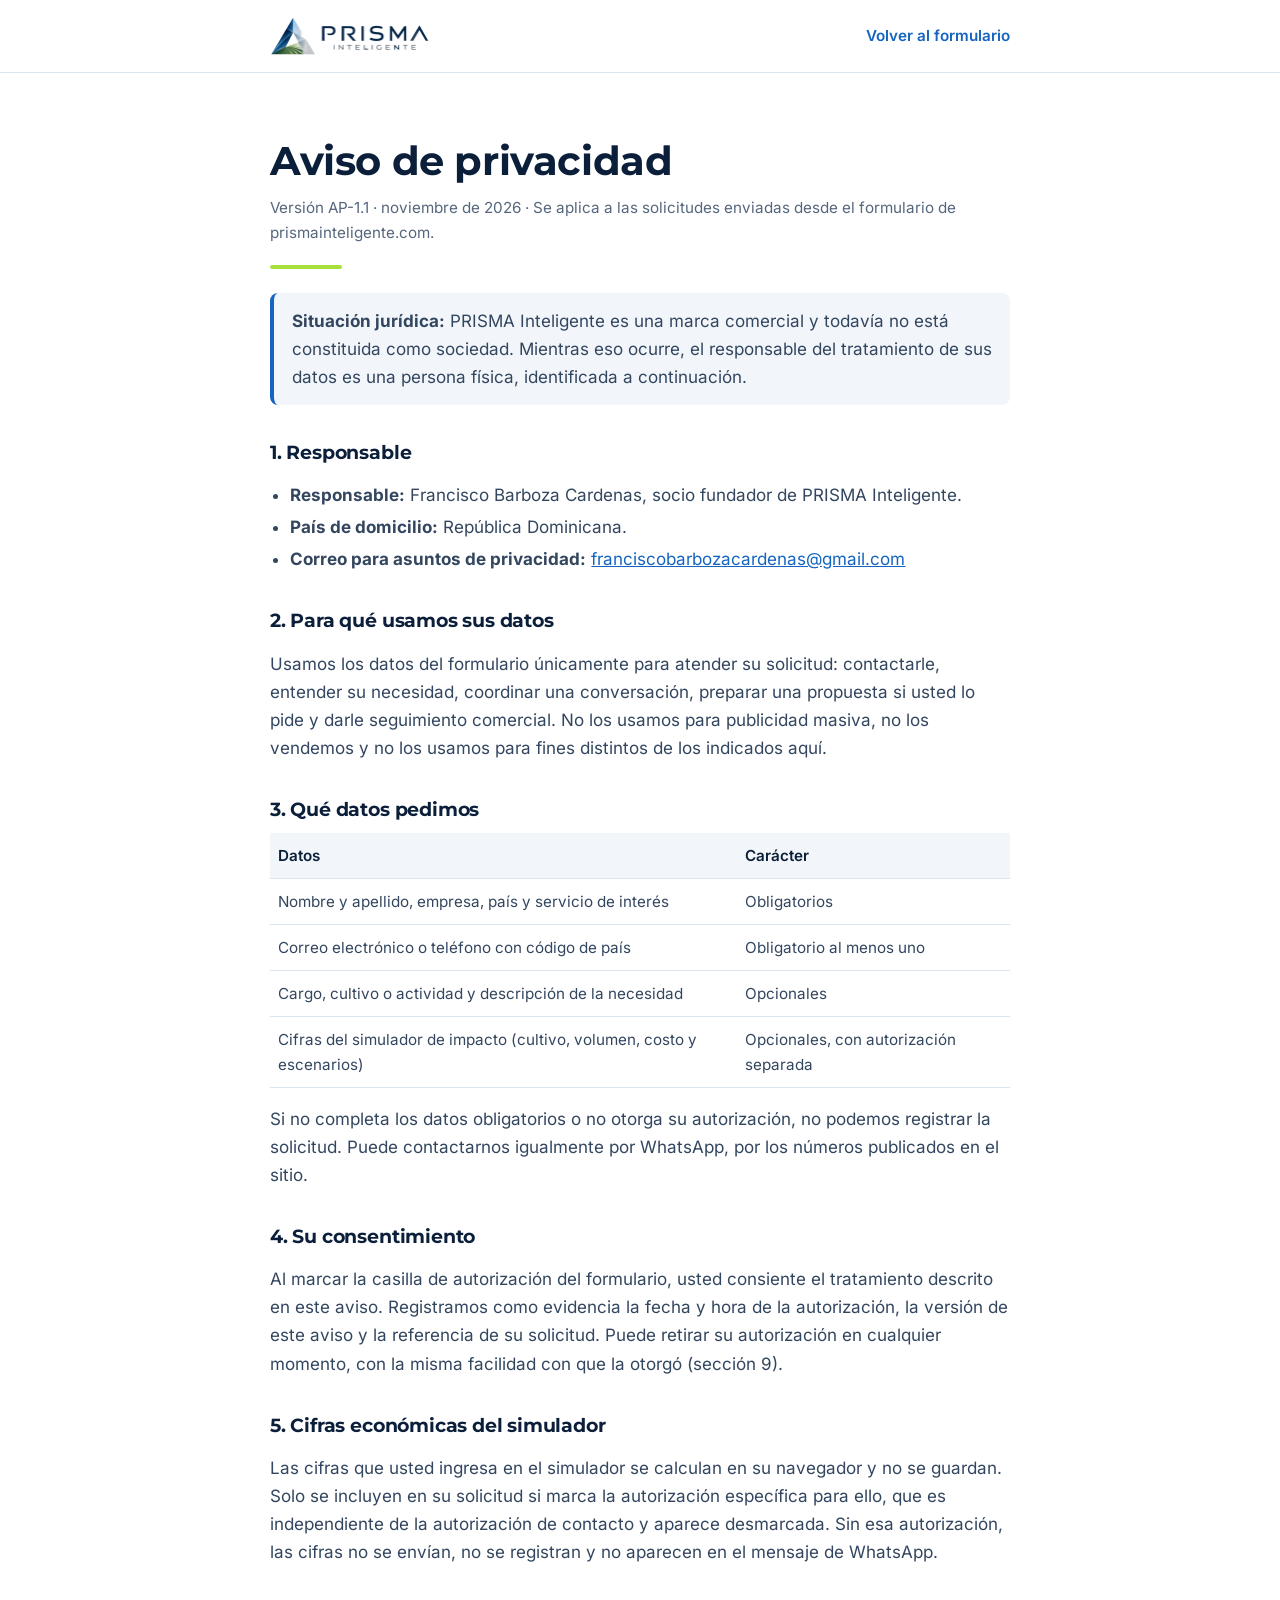
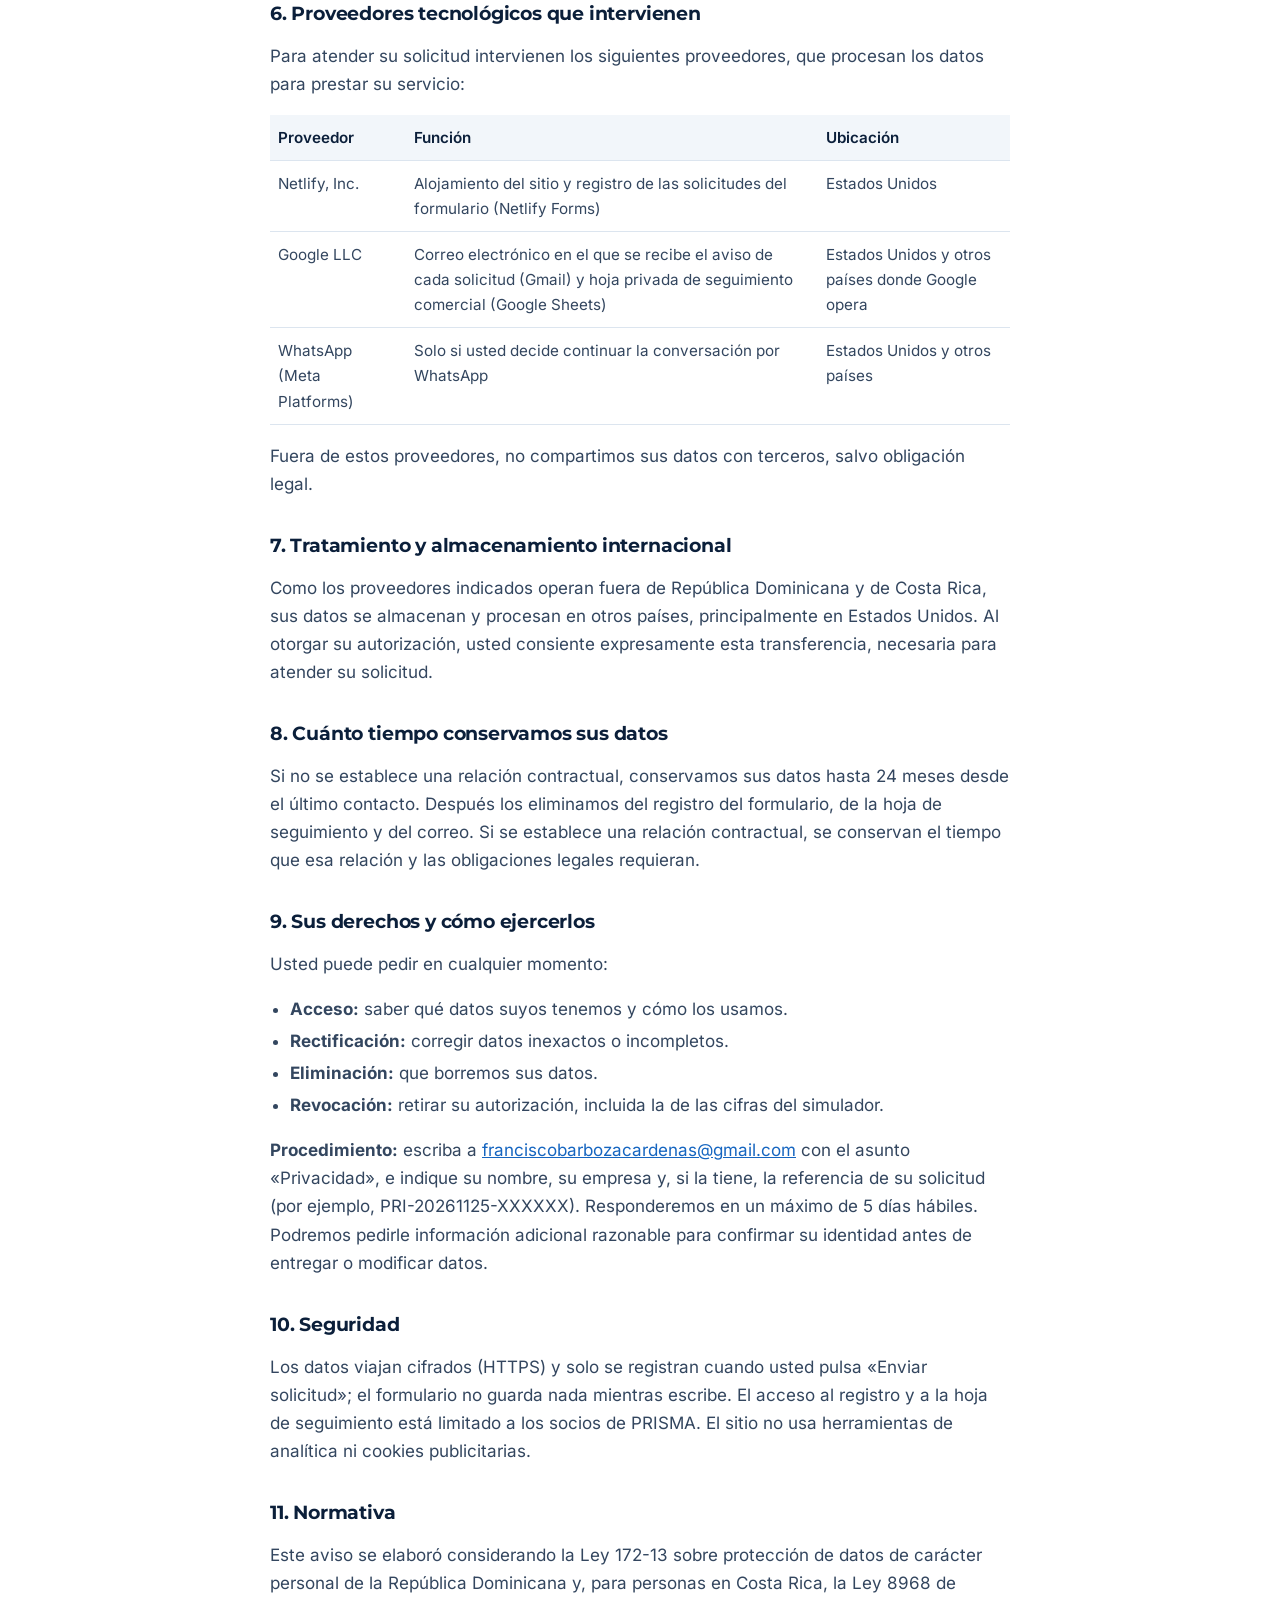
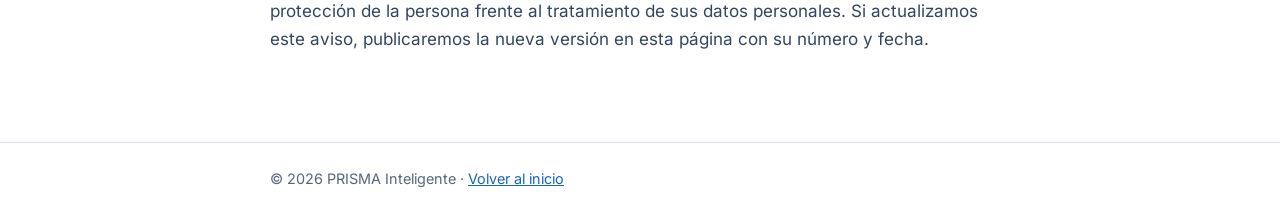
<file: privacidad.html>
<!DOCTYPE html>
<html lang="es">
<head>
<meta charset="utf-8">
<meta name="viewport" content="width=device-width, initial-scale=1">
<title>Aviso de privacidad | PRISMA Inteligente</title>
<meta name="description" content="Cómo PRISMA Inteligente trata los datos de las solicitudes comerciales recibidas en su sitio web.">
<link rel="canonical" href="https://prismainteligente.com/privacidad.html">
<link rel="icon" type="image/png" sizes="64x64" href="assets/fav64.2407988ef3.png">
<link rel="icon" type="image/png" sizes="32x32" href="assets/fav32.44e66fa17b.png">
<style>
@font-face{font-family:"Montserrat";font-style:normal;font-weight:400 800;font-display:swap;src:url(assets/montserrat.06b16db7a9.woff2) format("woff2")}
@font-face{font-family:"Inter";font-style:normal;font-weight:400 700;font-display:swap;src:url(assets/inter.3100e775e8.woff2) format("woff2")}
:root{--navy:#0A2240;--blue:#1565C0;--lime:#A6E03A;--ink:#0B1F3A;--text:#33465F;--muted:#56667C;--tint:#F2F6FA;--line:#DCE5EF}
*{box-sizing:border-box}
body{margin:0;font-family:"Inter","Segoe UI",Roboto,Arial,sans-serif;font-size:1.0625rem;line-height:1.65;color:var(--text);background:#fff;-webkit-font-smoothing:antialiased}
header{background:#fff;border-bottom:1px solid var(--line)}
.wrap{max-width:820px;margin-inline:auto;padding:0 clamp(18px,4vw,40px)}
header .wrap{display:flex;align-items:center;justify-content:space-between;gap:16px;height:72px}
header img{display:block;width:159px;height:auto}
header a.back{font-weight:600;color:var(--blue);text-decoration:none;font-size:.95rem}
main{padding:clamp(36px,6vw,64px) 0 72px}
h1,h2{font-family:"Montserrat","Segoe UI",Arial,sans-serif;color:var(--ink);line-height:1.2;letter-spacing:-.01em}
h1{font-size:clamp(1.8rem,1.4rem + 1.6vw,2.5rem);margin:0}
h2{font-size:1.2rem;margin:36px 0 8px}
.meta{color:var(--muted);font-size:.95rem;margin-top:10px}
.bar{width:72px;height:4px;border-radius:4px;background:var(--lime);margin:20px 0 8px}
.note{background:var(--tint);border-left:4px solid var(--blue);border-radius:8px;padding:14px 18px;margin-top:24px}
ul{padding-left:1.2em}li{margin:4px 0}
table{width:100%;border-collapse:collapse;margin-top:12px;font-size:.95rem}
th,td{text-align:left;vertical-align:top;border-bottom:1px solid var(--line);padding:10px 8px}
th{color:var(--ink);font-weight:600;background:var(--tint)}
a{color:var(--blue)}
:focus-visible{outline:3px solid #4CC9F5;outline-offset:3px;border-radius:4px}
footer{border-top:1px solid var(--line);padding:24px 0;color:var(--muted);font-size:.9rem}
@media (max-width:560px){table,thead,tbody,tr,th,td{display:block}thead{display:none}td{border:0;padding:4px 0}tr{border-bottom:1px solid var(--line);padding:10px 0}td:first-child{font-weight:600;color:var(--ink)}}
</style>
</head>
<body>
<header><div class="wrap"><a href="/" aria-label="PRISMA Inteligente, ir al inicio"><img src="assets/logo.6fc7fe8e46.webp" srcset="assets/logo-320.a137498b94.webp 320w, assets/logo.6fc7fe8e46.webp 502w" sizes="159px" alt="PRISMA Inteligente" width="502" height="120"></a><a class="back" href="/#contacto">Volver al formulario</a></div></header>
<main><div class="wrap">
<h1>Aviso de privacidad</h1>
<p class="meta">Versión AP-1.1 · noviembre de 2026 · Se aplica a las solicitudes enviadas desde el formulario de prismainteligente.com.</p>
<div class="bar" aria-hidden="true"></div>

<div class="note"><p style="margin:0"><b>Situación jurídica:</b> PRISMA Inteligente es una marca comercial y todavía no está constituida como sociedad. Mientras eso ocurre, el responsable del tratamiento de sus datos es una persona física, identificada a continuación.</p></div>

<h2>1. Responsable</h2>
<ul>
<li><b>Responsable:</b> Francisco Barboza Cardenas, socio fundador de PRISMA Inteligente.</li>
<li><b>País de domicilio:</b> República Dominicana.</li>
<li><b>Correo para asuntos de privacidad:</b> <a href="mailto:franciscobarbozacardenas@gmail.com">franciscobarbozacardenas@gmail.com</a></li>
</ul>

<h2>2. Para qué usamos sus datos</h2>
<p>Usamos los datos del formulario únicamente para atender su solicitud: contactarle, entender su necesidad, coordinar una conversación, preparar una propuesta si usted lo pide y darle seguimiento comercial. No los usamos para publicidad masiva, no los vendemos y no los usamos para fines distintos de los indicados aquí.</p>

<h2>3. Qué datos pedimos</h2>
<table>
<thead><tr><th>Datos</th><th>Carácter</th></tr></thead>
<tbody>
<tr><td>Nombre y apellido, empresa, país y servicio de interés</td><td>Obligatorios</td></tr>
<tr><td>Correo electrónico o teléfono con código de país</td><td>Obligatorio al menos uno</td></tr>
<tr><td>Cargo, cultivo o actividad y descripción de la necesidad</td><td>Opcionales</td></tr>
<tr><td>Cifras del simulador de impacto (cultivo, volumen, costo y escenarios)</td><td>Opcionales, con autorización separada</td></tr>
</tbody>
</table>
<p>Si no completa los datos obligatorios o no otorga su autorización, no podemos registrar la solicitud. Puede contactarnos igualmente por WhatsApp, por los números publicados en el sitio.</p>

<h2>4. Su consentimiento</h2>
<p>Al marcar la casilla de autorización del formulario, usted consiente el tratamiento descrito en este aviso. Registramos como evidencia la fecha y hora de la autorización, la versión de este aviso y la referencia de su solicitud. Puede retirar su autorización en cualquier momento, con la misma facilidad con que la otorgó (sección 9).</p>

<h2>5. Cifras económicas del simulador</h2>
<p>Las cifras que usted ingresa en el simulador se calculan en su navegador y no se guardan. Solo se incluyen en su solicitud si marca la autorización específica para ello, que es independiente de la autorización de contacto y aparece desmarcada. Sin esa autorización, las cifras no se envían, no se registran y no aparecen en el mensaje de WhatsApp.</p>

<h2>6. Proveedores tecnológicos que intervienen</h2>
<p>Para atender su solicitud intervienen los siguientes proveedores, que procesan los datos para prestar su servicio:</p>
<table>
<thead><tr><th>Proveedor</th><th>Función</th><th>Ubicación</th></tr></thead>
<tbody>
<tr><td>Netlify, Inc.</td><td>Alojamiento del sitio y registro de las solicitudes del formulario (Netlify Forms)</td><td>Estados Unidos</td></tr>
<tr><td>Google LLC</td><td>Correo electrónico en el que se recibe el aviso de cada solicitud (Gmail) y hoja privada de seguimiento comercial (Google Sheets)</td><td>Estados Unidos y otros países donde Google opera</td></tr>
<tr><td>WhatsApp (Meta Platforms)</td><td>Solo si usted decide continuar la conversación por WhatsApp</td><td>Estados Unidos y otros países</td></tr>
</tbody>
</table>
<p>Fuera de estos proveedores, no compartimos sus datos con terceros, salvo obligación legal.</p>

<h2>7. Tratamiento y almacenamiento internacional</h2>
<p>Como los proveedores indicados operan fuera de República Dominicana y de Costa Rica, sus datos se almacenan y procesan en otros países, principalmente en Estados Unidos. Al otorgar su autorización, usted consiente expresamente esta transferencia, necesaria para atender su solicitud.</p>

<h2>8. Cuánto tiempo conservamos sus datos</h2>
<p>Si no se establece una relación contractual, conservamos sus datos hasta 24 meses desde el último contacto. Después los eliminamos del registro del formulario, de la hoja de seguimiento y del correo. Si se establece una relación contractual, se conservan el tiempo que esa relación y las obligaciones legales requieran.</p>

<h2>9. Sus derechos y cómo ejercerlos</h2>
<p>Usted puede pedir en cualquier momento:</p>
<ul>
<li><b>Acceso:</b> saber qué datos suyos tenemos y cómo los usamos.</li>
<li><b>Rectificación:</b> corregir datos inexactos o incompletos.</li>
<li><b>Eliminación:</b> que borremos sus datos.</li>
<li><b>Revocación:</b> retirar su autorización, incluida la de las cifras del simulador.</li>
</ul>
<p><b>Procedimiento:</b> escriba a <a href="mailto:franciscobarbozacardenas@gmail.com">franciscobarbozacardenas@gmail.com</a> con el asunto «Privacidad», e indique su nombre, su empresa y, si la tiene, la referencia de su solicitud (por ejemplo, PRI-20261125-XXXXXX). Responderemos en un máximo de 5 días hábiles. Podremos pedirle información adicional razonable para confirmar su identidad antes de entregar o modificar datos.</p>

<h2>10. Seguridad</h2>
<p>Los datos viajan cifrados (HTTPS) y solo se registran cuando usted pulsa «Enviar solicitud»; el formulario no guarda nada mientras escribe. El acceso al registro y a la hoja de seguimiento está limitado a los socios de PRISMA. El sitio no usa herramientas de analítica ni cookies publicitarias.</p>

<h2>11. Normativa</h2>
<p>Este aviso se elaboró considerando la Ley 172-13 sobre protección de datos de carácter personal de la República Dominicana y, para personas en Costa Rica, la Ley 8968 de protección de la persona frente al tratamiento de sus datos personales. Si actualizamos este aviso, publicaremos la nueva versión en esta página con su número y fecha.</p>
</div></main>
<footer><div class="wrap">© 2026 PRISMA Inteligente · <a href="/">Volver al inicio</a></div></footer>
</body>
</html>
</file>
